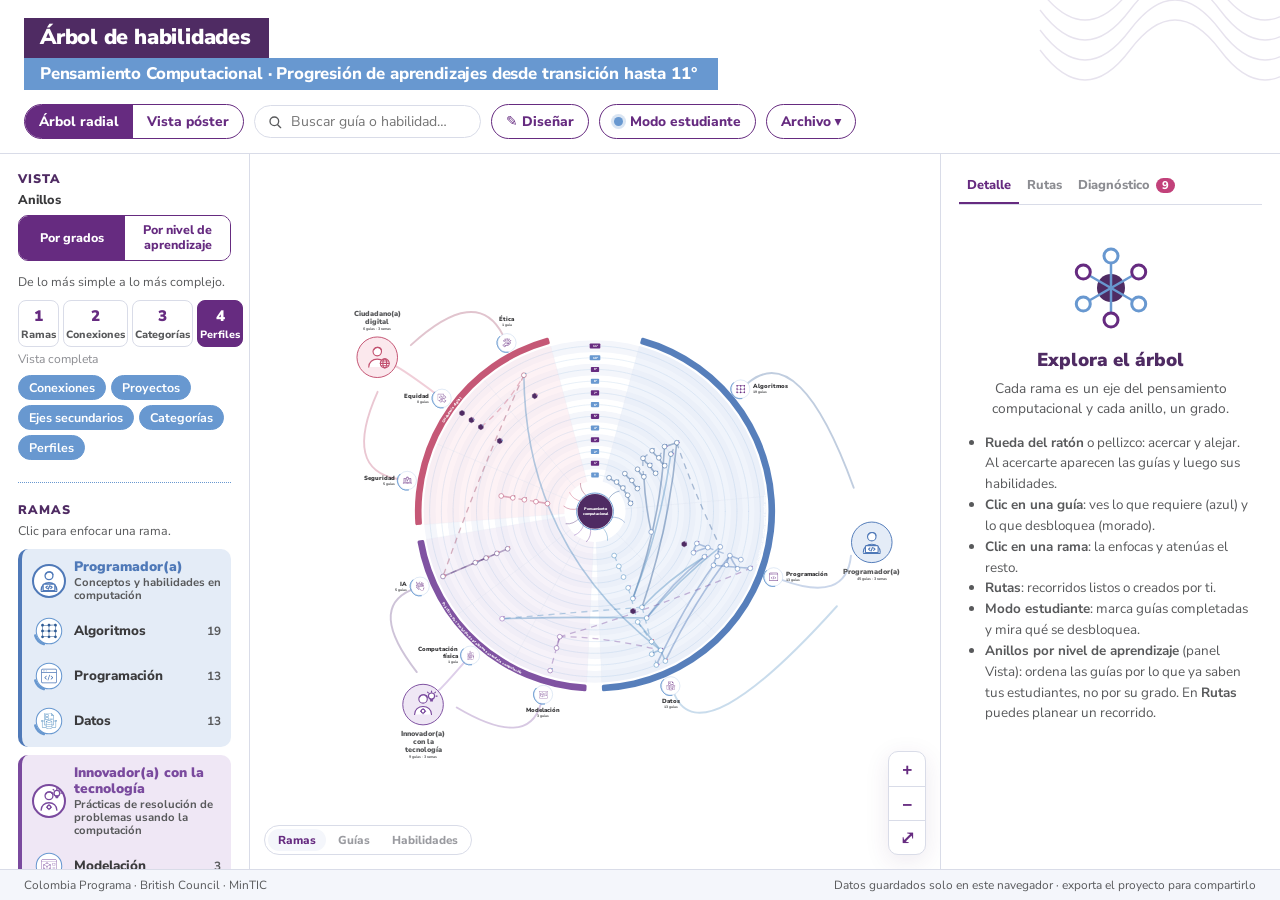
<file: arbol-habilidades/index.html>
<!DOCTYPE html>
<html lang="es">
<head>
  <meta charset="UTF-8">
  <meta name="viewport" content="width=device-width, initial-scale=1.0">
  <title>Árbol de Habilidades</title>
  <meta name="description" content="Visualiza progresiones de aprendizaje como un árbol de habilidades navegable.">
  <link rel="icon" href="data:image/svg+xml,<svg xmlns=%22http://www.w3.org/2000/svg%22 viewBox=%220 0 100 100%22><circle cx=%2250%22 cy=%2250%22 r=%2244%22 fill=%22%234F2B63%22/><circle cx=%2250%22 cy=%2250%22 r=%2216%22 fill=%22%236898D0%22/></svg>">
  <link rel="preconnect" href="https://fonts.googleapis.com">
  <link rel="preconnect" href="https://fonts.gstatic.com" crossorigin>
  <link href="https://fonts.googleapis.com/css2?family=Nunito+Sans:opsz,wght@6..12,400;6..12,600;6..12,800;6..12,900&display=swap" rel="stylesheet">
  <link rel="stylesheet" href="css/estilos.css">
  <script src="lib/d3.min.js"></script>
</head>
<body>
  <!-- Íconos de las ramas y avatares de perfil -->
  <svg width="0" height="0" style="position:absolute" aria-hidden="true">
    <defs>
      <!-- Íconos de las ramas: vectores originales del póster de Pensamiento Computacional -->
      <symbol id="ico-algoritmos" viewBox="381.87 641.48 26.07 26.07"><path fill="currentColor" stroke="none" fill-rule="nonzero" d="M 402.60 654.01 L 397.06 654.01 C 396.89 653.16 396.20 652.48 395.33 652.31 L 395.33 647.73 C 396.23 647.55 396.94 646.84 397.08 645.93 L 402.58 645.88 C 402.70 646.81 403.41 647.55 404.33 647.73 L 404.33 652.31 C 403.46 652.48 402.77 653.16 402.60 654.01 M 385.46 647.73 C 386.34 647.56 387.03 646.88 387.20 646.02 L 392.73 645.97 C 392.88 646.85 393.57 647.56 394.47 647.73 L 394.47 652.31 C 393.60 652.48 392.91 653.16 392.73 654.01 L 387.20 654.01 C 387.03 653.16 386.34 652.48 385.46 652.31Z M 392.73 663.01 L 387.20 663.01 C 387.03 662.15 386.34 661.47 385.46 661.30 L 385.46 656.55 C 386.34 656.39 387.03 655.71 387.20 654.85 L 392.73 654.85 C 392.91 655.71 393.60 656.39 394.47 656.55 L 394.47 661.30 C 393.60 661.47 392.91 662.15 392.73 663.01 M 404.33 661.30 C 403.46 661.47 402.77 662.15 402.60 663.01 L 397.06 663.01 C 396.89 662.15 396.20 661.47 395.33 661.30 L 395.33 656.55 C 396.20 656.39 396.89 655.71 397.06 654.85 L 402.60 654.85 C 402.77 655.71 403.46 656.39 404.33 656.55Z M 406.97 654.43 C 406.97 653.38 406.20 652.51 405.19 652.31 L 405.19 647.73 C 406.20 647.53 406.97 646.66 406.97 645.61 C 406.97 644.41 405.98 643.45 404.76 643.45 C 403.75 643.45 402.89 644.12 402.63 645.04 L 397.04 645.09 C 396.80 644.15 395.93 643.45 394.90 643.45 C 393.85 643.45 392.97 644.16 392.75 645.13 L 387.20 645.17 C 386.99 644.19 386.10 643.45 385.04 643.45 C 383.82 643.45 382.83 644.41 382.83 645.61 C 382.83 646.66 383.59 647.53 384.61 647.73 L 384.61 652.31 C 383.59 652.51 382.83 653.38 382.83 654.43 C 382.83 655.48 383.59 656.36 384.61 656.55 L 384.61 661.30 C 383.59 661.50 382.83 662.37 382.83 663.42 C 382.83 664.62 383.82 665.59 385.04 665.59 C 386.11 665.59 387.00 664.84 387.20 663.84 L 392.73 663.84 C 392.94 664.84 393.83 665.59 394.90 665.59 C 395.97 665.59 396.86 664.84 397.06 663.84 L 402.60 663.84 C 402.80 664.84 403.69 665.59 404.76 665.59 C 405.98 665.59 406.97 664.62 406.97 663.42 C 406.97 662.37 406.20 661.50 405.19 661.30 L 405.19 656.55 C 406.20 656.36 406.97 655.48 406.97 654.43"/></symbol>
      <symbol id="ico-programacion" viewBox="381.48 851.84 27.62 27.62"><path fill="currentColor" stroke="none" fill-rule="nonzero" d="M 390.80 871.32 C 391.03 871.53 391.41 871.53 391.63 871.30 C 391.86 871.07 391.85 870.69 391.62 870.47 L 389.36 868.28 L 391.62 866.09 C 391.73 865.98 391.80 865.84 391.80 865.68 C 391.80 865.52 391.74 865.37 391.63 865.26 C 391.52 865.15 391.38 865.09 391.22 865.09 C 391.06 865.08 390.91 865.14 390.80 865.25 L 388.11 867.86 C 387.99 867.97 387.93 868.13 387.93 868.28 C 387.93 868.44 387.99 868.60 388.11 868.71 L 390.80 871.32Z M 390.80 871.32"/><path fill="currentColor" stroke="none" fill-rule="nonzero" d="M 388.51 856.76 C 388.48 856.76 388.44 856.77 388.40 856.78 C 388.36 856.79 388.32 856.80 388.28 856.81 C 388.26 856.82 388.22 856.84 388.18 856.87 C 388.16 856.89 388.13 856.91 388.10 856.94 C 388.07 856.97 388.05 857.00 388.04 857.02 C 388.00 857.07 387.99 857.09 387.98 857.12 C 387.95 857.17 387.95 857.21 387.94 857.24 C 387.93 857.28 387.93 857.32 387.93 857.35 C 387.93 857.51 387.98 857.66 388.10 857.77 C 388.15 857.82 388.21 857.87 388.29 857.90 C 388.50 857.98 388.76 857.93 388.93 857.77 C 389.04 857.66 389.10 857.52 389.10 857.36 C 389.10 857.20 389.04 857.05 388.93 856.94 C 388.82 856.83 388.66 856.77 388.51 856.77Z M 388.51 856.76"/><path fill="currentColor" stroke="none" fill-rule="nonzero" d="M 393.41 872.89 C 393.47 872.91 393.53 872.92 393.60 872.92 C 393.85 872.92 394.07 872.75 394.15 872.51 L 396.82 864.41 C 396.92 864.10 396.75 863.77 396.44 863.67 C 396.38 863.65 396.32 863.64 396.25 863.64 C 396.16 863.64 396.07 863.66 395.99 863.70 C 395.85 863.77 395.75 863.89 395.70 864.05 L 393.04 872.15 C 392.99 872.30 393.00 872.46 393.07 872.60 C 393.14 872.74 393.26 872.84 393.41 872.89Z M 393.41 872.89"/><path fill="currentColor" stroke="none" fill-rule="nonzero" d="M 400.46 868.28 L 398.20 870.47 C 398.09 870.58 398.02 870.73 398.02 870.88 C 398.02 871.04 398.08 871.19 398.19 871.30 C 398.41 871.53 398.79 871.53 399.02 871.31 L 401.71 868.70 C 401.83 868.59 401.89 868.43 401.89 868.28 C 401.89 868.12 401.83 867.96 401.71 867.86 L 399.02 865.25 C 398.90 865.14 398.76 865.08 398.60 865.08 C 398.44 865.08 398.29 865.14 398.18 865.26 C 397.96 865.49 397.96 865.86 398.20 866.09 L 400.46 868.28Z M 400.46 868.28"/><path fill="currentColor" stroke="none" fill-rule="nonzero" d="M 386.47 856.86 C 386.44 856.84 386.40 856.82 386.36 856.81 C 386.34 856.80 386.30 856.79 386.26 856.78 C 386.22 856.77 386.19 856.76 386.15 856.76 C 386.00 856.76 385.84 856.83 385.73 856.94 C 385.62 857.05 385.56 857.19 385.56 857.35 C 385.56 857.51 385.62 857.65 385.73 857.77 C 385.89 857.93 386.14 857.98 386.38 857.90 C 386.45 857.87 386.51 857.82 386.56 857.77 C 386.68 857.66 386.73 857.51 386.73 857.35 C 386.73 857.19 386.68 857.05 386.56 856.94 C 386.54 856.91 386.51 856.89 386.47 856.87Z M 386.47 856.86"/><path fill="currentColor" stroke="none" fill-rule="nonzero" d="M 406.90 874.95 C 406.90 875.73 406.27 876.36 405.49 876.36 L 385.08 876.36 C 384.30 876.36 383.67 875.73 383.67 874.95 L 383.67 860.59 L 406.90 860.59Z M 383.67 856.35 C 383.67 855.57 384.30 854.94 385.08 854.94 L 405.49 854.94 C 406.27 854.94 406.90 855.57 406.90 856.35 L 406.90 859.41 L 383.67 859.41Z M 405.49 853.77 L 385.08 853.77 C 383.66 853.77 382.50 854.93 382.50 856.35 L 382.50 874.95 C 382.50 876.37 383.66 877.53 385.08 877.53 L 405.49 877.53 C 406.91 877.53 408.07 876.37 408.07 874.95 L 408.07 856.35 C 408.07 854.93 406.91 853.77 405.49 853.77"/><path fill="currentColor" stroke="none" fill-rule="nonzero" d="M 390.46 856.94 C 390.36 857.05 390.29 857.20 390.29 857.35 C 390.29 857.51 390.35 857.66 390.46 857.77 C 390.52 857.83 390.59 857.87 390.66 857.90 C 390.79 857.95 390.95 857.96 391.11 857.90 C 391.18 857.87 391.25 857.83 391.29 857.77 C 391.41 857.66 391.47 857.51 391.47 857.36 C 391.47 857.21 391.41 857.06 391.29 856.95 C 391.08 856.73 390.68 856.73 390.46 856.95Z M 390.46 856.94"/></symbol>
      <symbol id="ico-datos" viewBox="378.40 1049.23 30.77 30.77"><path fill="currentColor" stroke="none" fill-rule="nonzero" d="M 392.39 1052.30 L 387.64 1052.30 C 387.41 1052.30 387.22 1052.49 387.22 1052.72 L 387.22 1056.53 C 387.22 1056.76 387.41 1056.94 387.64 1056.94 L 392.39 1056.94 C 392.63 1056.94 392.81 1056.76 392.81 1056.53 L 392.81 1052.72 C 392.81 1052.49 392.63 1052.30 392.39 1052.30 M 391.98 1056.11 L 388.05 1056.11 L 388.05 1053.14 L 391.98 1053.14Z M 391.98 1056.11"/><path fill="currentColor" stroke="none" fill-rule="nonzero" d="M 392.39 1058.01 L 387.64 1058.01 C 387.41 1058.01 387.22 1058.20 387.22 1058.43 L 387.22 1062.24 C 387.22 1062.46 387.41 1062.65 387.64 1062.65 L 392.39 1062.65 C 392.63 1062.65 392.81 1062.46 392.81 1062.24 L 392.81 1058.43 C 392.81 1058.20 392.63 1058.01 392.39 1058.01 M 391.98 1061.82 L 388.05 1061.82 L 388.05 1058.85 L 391.98 1058.85Z M 391.98 1061.82"/><path fill="currentColor" stroke="none" fill-rule="nonzero" d="M 393.88 1061.70 L 394.71 1061.70 L 394.71 1060.87 L 393.88 1060.87Z M 393.88 1061.70"/><path fill="currentColor" stroke="none" fill-rule="nonzero" d="M 395.79 1061.70 L 400.42 1061.70 L 400.42 1060.87 L 395.79 1060.87Z M 395.79 1061.70"/><path fill="currentColor" stroke="none" fill-rule="nonzero" d="M 393.88 1059.80 L 394.71 1059.80 L 394.71 1058.96 L 393.88 1058.96Z M 393.88 1059.80"/><path fill="currentColor" stroke="none" fill-rule="nonzero" d="M 395.79 1059.80 L 400.42 1059.80 L 400.42 1058.96 L 395.79 1058.96Z M 395.79 1059.80"/><path fill="currentColor" stroke="none" fill-rule="nonzero" d="M 406.20 1062.77 L 406.20 1062.77 C 405.36 1062.77 404.63 1063.34 404.41 1064.16 L 404.40 1064.20 L 402.33 1064.20 L 402.32 1054.62 C 402.32 1054.51 402.28 1054.41 402.20 1054.33 L 398.40 1050.52 C 398.32 1050.44 398.21 1050.41 398.11 1050.41 L 398.04 1050.41 L 398.04 1050.40 L 385.73 1050.40 C 385.50 1050.40 385.32 1050.59 385.32 1050.82 L 385.32 1064.20 L 383.24 1064.20 L 383.23 1064.16 C 383.02 1063.32 382.27 1062.77 381.45 1062.77 C 381.29 1062.77 381.14 1062.79 380.99 1062.83 C 380.51 1062.95 380.11 1063.25 379.86 1063.67 C 379.61 1064.10 379.54 1064.59 379.66 1065.07 C 379.83 1065.72 380.34 1066.23 380.99 1066.39 L 381.04 1066.41 L 381.04 1076.03 C 381.04 1076.26 381.22 1076.45 381.45 1076.45 L 388.17 1076.45 L 388.17 1076.99 C 388.17 1078.44 391.72 1078.83 393.82 1078.83 C 395.92 1078.83 399.47 1078.44 399.47 1076.99 L 399.47 1076.45 L 406.19 1076.45 C 406.42 1076.45 406.61 1076.26 406.61 1076.03 L 406.61 1066.41 L 406.65 1066.39 C 407.46 1066.18 408.03 1065.45 408.04 1064.62 C 408.04 1064.12 407.84 1063.66 407.50 1063.31 C 407.15 1062.96 406.69 1062.77 406.20 1062.77 M 398.52 1051.82 L 400.91 1054.21 L 398.52 1054.21Z M 380.44 1064.62 C 380.44 1064.06 380.89 1063.60 381.45 1063.60 C 382.01 1063.60 382.46 1064.06 382.46 1064.62 C 382.46 1065.17 382.01 1065.62 381.45 1065.62 C 380.89 1065.62 380.44 1065.17 380.44 1064.62 M 388.17 1075.62 L 381.87 1075.62 L 381.87 1066.41 L 381.91 1066.39 C 382.55 1066.23 383.06 1065.72 383.23 1065.08 L 383.24 1065.03 L 385.32 1065.03 L 385.32 1071.75 C 385.32 1071.98 385.50 1072.17 385.73 1072.17 L 388.17 1072.17Z M 398.64 1076.99 C 398.50 1077.35 396.77 1078.00 393.82 1078.00 C 390.93 1078.00 389.15 1077.35 389.01 1077.01 L 389.00 1076.99 L 389.00 1074.22 L 389.09 1074.26 C 390.26 1074.82 392.30 1075.02 393.82 1075.02 C 395.34 1075.02 397.39 1074.82 398.55 1074.26 L 398.64 1074.21Z M 389.09 1066.64 C 390.26 1067.21 392.30 1067.41 393.82 1067.41 C 395.34 1067.41 397.39 1067.21 398.55 1066.64 L 398.64 1066.60 L 398.63 1069.38 C 398.48 1069.74 396.75 1070.39 393.82 1070.39 C 390.93 1070.39 389.15 1069.74 389.01 1069.39 L 389.00 1069.37 L 389.00 1066.60Z M 389.00 1065.58 L 389.01 1065.56 C 389.16 1065.20 390.90 1064.55 393.82 1064.55 C 396.56 1064.55 398.40 1065.14 398.63 1065.54 L 398.64 1065.57 L 398.63 1065.60 C 398.40 1066.00 396.56 1066.58 393.82 1066.58 C 390.96 1066.58 389.17 1065.95 389.01 1065.62Z M 389.09 1070.45 C 390.26 1071.01 392.30 1071.22 393.82 1071.22 C 395.34 1071.22 397.39 1071.01 398.55 1070.45 L 398.64 1070.41 L 398.63 1073.18 C 398.49 1073.55 396.76 1074.19 393.82 1074.19 C 390.93 1074.19 389.15 1073.55 389.01 1073.20 L 389.00 1073.18 L 389.00 1070.41Z M 393.82 1063.72 C 391.72 1063.72 388.17 1064.11 388.17 1065.57 L 388.17 1071.34 L 386.15 1071.34 L 386.15 1051.23 L 397.69 1051.23 L 397.69 1054.62 C 397.69 1054.85 397.88 1055.04 398.10 1055.04 L 401.49 1055.04 L 401.49 1071.34 L 399.47 1071.34 L 399.47 1065.57 C 399.47 1064.11 395.92 1063.72 393.82 1063.72 M 405.77 1075.62 L 399.47 1075.62 L 399.47 1072.17 L 401.91 1072.17 C 402.14 1072.17 402.33 1071.98 402.33 1071.75 L 402.33 1065.03 L 404.40 1065.03 L 404.41 1065.08 C 404.58 1065.72 405.09 1066.23 405.73 1066.39 L 405.77 1066.41Z M 406.19 1065.62 C 405.63 1065.62 405.18 1065.17 405.18 1064.62 C 405.18 1064.06 405.63 1063.60 406.19 1063.60 C 406.75 1063.60 407.20 1064.06 407.20 1064.62 C 407.20 1065.17 406.75 1065.62 406.19 1065.62"/></symbol>
      <symbol id="ico-fisica" viewBox="376.83 1204.64 36.91 36.91"><path fill="currentColor" stroke="none" fill-rule="nonzero" d="M 389.69 1220.73 C 389.69 1220.57 389.82 1220.44 389.99 1220.44 L 398.06 1220.44 C 398.23 1220.44 398.36 1220.57 398.36 1220.73 L 398.36 1228.71 C 398.36 1228.87 398.23 1229.00 398.06 1229.00 L 389.99 1229.00 C 389.82 1229.00 389.69 1228.87 389.69 1228.71Z M 389.99 1229.71 L 398.06 1229.71 C 398.62 1229.71 399.07 1229.26 399.07 1228.71 L 399.07 1220.73 C 399.07 1220.19 398.62 1219.74 398.06 1219.74 L 389.99 1219.74 C 389.43 1219.74 388.98 1220.19 388.98 1220.73 L 388.98 1228.71 C 388.98 1229.26 389.43 1229.71 389.99 1229.71"/><path fill="currentColor" stroke="none" fill-rule="nonzero" d="M 385.96 1226.06 L 386.74 1226.06 L 386.74 1226.51 L 385.96 1226.51Z M 385.96 1222.93 L 386.74 1222.93 L 386.74 1223.38 L 385.96 1223.38Z M 385.96 1219.80 L 386.74 1219.80 L 386.74 1220.25 L 385.96 1220.25Z M 387.45 1219.13 C 387.45 1218.63 387.86 1218.23 388.37 1218.23 L 399.68 1218.23 C 400.19 1218.23 400.60 1218.63 400.60 1219.13 L 400.60 1230.31 C 400.60 1230.81 400.19 1231.21 399.68 1231.21 L 388.37 1231.21 C 387.86 1231.21 387.45 1230.81 387.45 1230.31Z M 389.04 1216.76 L 389.50 1216.76 L 389.50 1217.53 L 389.04 1217.53Z M 392.21 1216.76 L 392.67 1216.76 L 392.67 1217.53 L 392.21 1217.53Z M 395.38 1216.76 L 395.84 1216.76 L 395.84 1217.53 L 395.38 1217.53Z M 398.55 1216.76 L 399.01 1216.76 L 399.01 1217.53 L 398.55 1217.53Z M 399.01 1232.68 L 398.55 1232.68 L 398.55 1231.92 L 399.01 1231.92Z M 395.84 1232.68 L 395.38 1232.68 L 395.38 1231.92 L 395.84 1231.92Z M 392.67 1232.68 L 392.21 1232.68 L 392.21 1231.92 L 392.67 1231.92Z M 389.50 1232.68 L 389.04 1232.68 L 389.04 1231.92 L 389.50 1231.92Z M 401.31 1229.19 L 402.09 1229.19 L 402.09 1229.64 L 401.31 1229.64Z M 401.31 1226.06 L 402.09 1226.06 L 402.09 1226.51 L 401.31 1226.51Z M 401.31 1222.93 L 402.09 1222.93 L 402.09 1223.38 L 401.31 1223.38Z M 401.31 1219.80 L 402.09 1219.80 L 402.09 1220.25 L 401.31 1220.25Z M 386.74 1229.64 L 385.96 1229.64 L 385.96 1229.19 L 386.74 1229.19Z M 385.77 1226.13 C 385.77 1226.30 385.63 1226.44 385.46 1226.44 L 385.25 1226.44 C 385.25 1226.57 385.25 1226.71 385.25 1226.86 C 385.25 1227.06 385.41 1227.21 385.61 1227.21 L 386.74 1227.21 L 386.74 1228.49 C 384.97 1228.50 385.28 1228.29 385.25 1230.00 C 385.25 1230.19 385.41 1230.35 385.61 1230.35 L 386.74 1230.35 C 386.76 1231.20 387.46 1231.89 388.33 1231.91 C 388.33 1233.66 388.12 1233.36 389.85 1233.39 C 390.05 1233.39 390.21 1233.23 390.21 1233.03 L 390.21 1231.92 L 391.50 1231.92 C 391.50 1233.66 391.30 1233.36 393.02 1233.39 C 393.22 1233.39 393.38 1233.23 393.38 1233.03 L 393.38 1231.92 L 394.67 1231.92 C 394.68 1233.66 394.47 1233.36 396.20 1233.39 C 396.39 1233.39 396.55 1233.23 396.55 1233.03 L 396.55 1231.92 L 397.84 1231.92 C 397.85 1233.66 397.64 1233.36 399.37 1233.39 C 399.56 1233.39 399.72 1233.23 399.72 1233.03 L 399.72 1231.91 C 400.59 1231.89 401.29 1231.20 401.31 1230.35 C 403.08 1230.34 402.78 1230.55 402.80 1228.84 C 402.80 1228.65 402.64 1228.49 402.45 1228.49 L 401.31 1228.49 L 401.31 1227.21 C 403.08 1227.21 402.77 1227.41 402.80 1225.71 C 402.80 1225.51 402.64 1225.36 402.45 1225.36 L 401.31 1225.36 L 401.31 1224.08 C 403.08 1224.08 402.77 1224.28 402.80 1222.58 C 402.80 1222.39 402.64 1222.23 402.45 1222.23 L 401.31 1222.23 L 401.31 1220.95 L 402.45 1220.95 C 402.64 1220.95 402.80 1220.79 402.80 1220.60 L 402.80 1219.45 C 402.80 1219.25 402.64 1219.10 402.45 1219.10 L 401.31 1219.10 C 401.29 1218.24 400.59 1217.55 399.72 1217.53 C 399.72 1215.78 399.93 1216.08 398.20 1216.06 C 398.00 1216.06 397.84 1216.21 397.84 1216.41 L 397.84 1217.53 L 396.55 1217.53 C 396.55 1215.78 396.75 1216.08 395.03 1216.06 C 394.83 1216.06 394.67 1216.21 394.67 1216.41 L 394.67 1217.53 L 393.38 1217.53 C 393.38 1215.78 393.58 1216.08 391.86 1216.06 C 391.66 1216.06 391.50 1216.21 391.50 1216.41 L 391.50 1217.53 L 390.21 1217.53 C 390.20 1215.78 390.41 1216.08 388.68 1216.06 C 388.49 1216.06 388.33 1216.21 388.33 1216.41 L 388.33 1217.53 C 387.46 1217.55 386.76 1218.24 386.74 1219.10 C 384.97 1219.10 385.27 1218.89 385.25 1220.60 C 385.25 1220.79 385.41 1220.95 385.61 1220.95 L 386.74 1220.95 L 386.74 1222.23 C 385.38 1222.23 385.25 1222.12 385.25 1222.84 L 385.61 1222.84 C 385.78 1222.84 385.92 1222.98 385.92 1223.15 C 385.92 1223.32 385.78 1223.45 385.61 1223.45 L 385.25 1223.45 C 385.25 1223.54 385.25 1223.63 385.25 1223.73 C 385.25 1223.92 385.41 1224.08 385.61 1224.08 L 386.74 1224.08 L 386.74 1225.36 C 385.47 1225.36 385.27 1225.26 385.25 1225.83 L 385.46 1225.83 C 385.63 1225.83 385.77 1225.96 385.77 1226.13"/><path fill="currentColor" stroke="none" fill-rule="nonzero" d="M 392.33 1222.66 C 392.32 1223.31 391.32 1223.31 391.31 1222.66 C 391.32 1222.00 392.32 1222.00 392.33 1222.66 M 396.90 1224.22 C 397.57 1224.23 397.56 1225.21 396.90 1225.22 C 396.23 1225.21 396.23 1224.23 396.90 1224.22 M 391.46 1223.80 L 391.46 1227.62 C 391.46 1227.81 391.62 1227.97 391.82 1227.97 L 394.03 1227.97 C 394.22 1227.97 394.38 1227.81 394.38 1227.62 L 394.38 1225.07 L 395.74 1225.07 C 396.15 1226.37 398.10 1226.10 398.12 1224.72 C 398.12 1224.06 397.57 1223.52 396.90 1223.52 C 396.35 1223.52 395.89 1223.88 395.74 1224.37 L 394.03 1224.37 C 393.83 1224.37 393.67 1224.53 393.67 1224.72 L 393.67 1227.26 L 392.17 1227.26 L 392.17 1223.80 C 393.50 1223.39 393.21 1221.47 391.82 1221.45 C 390.43 1221.47 390.14 1223.39 391.46 1223.80"/><path fill="currentColor" stroke="none" fill-rule="nonzero" d="M 385.92 1223.15 C 385.92 1222.98 385.78 1222.84 385.61 1222.84 L 382.66 1222.84 L 382.66 1213.90 L 393.05 1213.90 C 393.23 1213.90 393.37 1213.76 393.37 1213.59 L 393.37 1212.14 C 393.37 1211.97 393.23 1211.83 393.05 1211.83 C 392.89 1211.83 392.75 1211.97 392.75 1212.14 L 392.75 1213.29 L 382.35 1213.29 C 382.18 1213.29 382.04 1213.42 382.04 1213.59 L 382.04 1223.15 C 382.04 1223.32 382.18 1223.45 382.35 1223.45 L 385.61 1223.45 C 385.78 1223.45 385.92 1223.32 385.92 1223.15"/><path fill="currentColor" stroke="none" fill-rule="nonzero" d="M 395.47 1212.14 C 395.47 1211.97 395.33 1211.84 395.16 1211.84 C 394.99 1211.84 394.86 1211.97 394.86 1212.14 L 394.86 1213.45 C 394.86 1213.62 394.99 1213.76 395.16 1213.76 L 405.56 1213.76 L 405.56 1219.96 C 405.56 1220.12 405.70 1220.26 405.87 1220.26 C 406.04 1220.26 406.18 1220.12 406.18 1219.96 L 406.18 1213.45 C 406.18 1213.28 406.04 1213.15 405.87 1213.15 L 395.47 1213.15Z M 395.47 1212.14"/><path fill="currentColor" stroke="none" fill-rule="nonzero" d="M 397.46 1239.41 L 387.65 1239.41 L 387.65 1236.23 L 397.46 1236.23Z M 386.88 1238.59 L 386.24 1238.59 L 386.24 1237.05 L 386.88 1237.05Z M 408.28 1229.36 L 405.75 1228.20 L 408.16 1227.94 C 408.33 1227.92 408.47 1227.79 408.50 1227.62 C 408.53 1227.45 408.44 1227.29 408.28 1227.22 L 405.84 1226.08 L 408.27 1225.07 C 408.42 1225.01 408.52 1224.85 408.50 1224.69 C 408.48 1224.52 408.37 1224.39 408.20 1224.35 L 406.26 1223.92 L 406.26 1221.45 C 406.26 1221.24 406.09 1221.07 405.87 1221.07 C 405.66 1221.07 405.49 1221.24 405.49 1221.45 L 405.49 1224.22 C 405.49 1224.40 405.61 1224.55 405.79 1224.59 L 406.86 1224.83 L 404.75 1225.71 C 404.61 1225.77 404.52 1225.91 404.51 1226.05 C 404.51 1226.21 404.59 1226.34 404.73 1226.41 L 406.71 1227.33 L 404.29 1227.59 C 404.12 1227.61 403.98 1227.74 403.95 1227.91 C 403.93 1228.08 404.02 1228.24 404.17 1228.32 L 407.15 1229.68 L 404.19 1230.86 C 404.02 1230.92 403.93 1231.10 403.95 1231.27 C 403.98 1231.44 404.12 1231.58 404.29 1231.59 L 406.39 1231.80 L 405.64 1232.38 C 405.54 1232.45 405.49 1232.57 405.49 1232.68 L 405.49 1237.44 L 398.23 1237.44 L 398.23 1235.85 C 398.23 1235.64 398.06 1235.46 397.85 1235.46 L 387.27 1235.46 C 387.05 1235.46 386.88 1235.64 386.88 1235.85 L 386.88 1236.29 L 385.85 1236.29 C 385.64 1236.29 385.47 1236.46 385.47 1236.67 L 385.47 1237.51 L 382.66 1237.51 L 382.66 1226.44 L 385.46 1226.44 C 385.63 1226.44 385.77 1226.30 385.77 1226.14 C 385.77 1225.96 385.63 1225.83 385.46 1225.83 L 382.35 1225.83 C 382.18 1225.83 382.04 1225.96 382.04 1226.14 L 382.04 1237.82 C 382.04 1237.99 382.18 1238.12 382.35 1238.12 L 385.47 1238.12 L 385.47 1238.96 C 385.47 1239.17 385.64 1239.35 385.85 1239.35 L 386.88 1239.35 L 386.88 1239.79 C 386.88 1240.00 387.05 1240.17 387.27 1240.17 L 397.85 1240.17 C 398.06 1240.17 398.23 1240.00 398.23 1239.79 L 398.23 1238.20 L 405.87 1238.20 C 406.09 1238.20 406.26 1238.03 406.26 1237.82 L 406.26 1232.87 L 407.63 1231.82 C 407.75 1231.73 407.80 1231.56 407.76 1231.41 C 407.72 1231.26 407.59 1231.16 407.43 1231.14 L 405.93 1230.99 L 408.26 1230.06 C 408.40 1230.00 408.50 1229.87 408.50 1229.71 C 408.51 1229.56 408.42 1229.42 408.28 1229.36"/><path fill="currentColor" stroke="none" fill-rule="nonzero" d="M 392.56 1208.00 C 392.56 1207.98 392.56 1207.97 392.57 1207.95 C 392.62 1207.20 393.26 1206.61 394.03 1206.61 C 394.79 1206.61 395.43 1207.20 395.48 1207.95 C 395.49 1207.97 395.49 1207.98 395.49 1208.00 L 395.49 1209.87 L 392.56 1209.87Z M 392.25 1210.48 L 395.80 1210.48 C 395.97 1210.48 396.11 1210.34 396.11 1210.17 L 396.11 1207.93 C 396.11 1207.90 396.11 1207.87 396.09 1207.84 C 395.98 1206.80 395.09 1206.00 394.03 1206.00 C 392.96 1206.00 392.07 1206.80 391.96 1207.84 C 391.95 1207.87 391.94 1207.90 391.94 1207.93 L 391.94 1210.17 C 391.94 1210.34 392.08 1210.48 392.25 1210.48"/><path fill="currentColor" stroke="none" fill-rule="nonzero" d="M 396.03 1211.09 C 396.03 1210.92 395.89 1210.78 395.72 1210.78 L 392.28 1210.78 C 392.11 1210.78 391.97 1210.92 391.97 1211.09 C 391.97 1211.25 392.11 1211.39 392.28 1211.39 L 395.72 1211.39 C 395.89 1211.39 396.03 1211.25 396.03 1211.09"/></symbol>
      <symbol id="ico-modelacion" viewBox="376.49 1340.06 33.93 33.93"><path fill="currentColor" stroke="none" fill-rule="nonzero" d="M 408.29 1345.11 C 407.72 1344.54 406.96 1344.23 406.16 1344.23 L 380.75 1344.23 C 379.95 1344.23 379.20 1344.54 378.63 1345.11 L 378.61 1345.14 C 378.05 1345.70 377.75 1346.45 377.75 1347.23 L 377.75 1367.01 C 377.75 1367.76 378.04 1368.47 378.58 1369.01 C 379.11 1369.54 379.82 1369.84 380.58 1369.84 L 406.34 1369.84 C 407.09 1369.84 407.80 1369.54 408.34 1369.01 C 408.88 1368.47 409.17 1367.76 409.17 1367.01 L 409.17 1347.23 C 409.17 1346.43 408.86 1345.68 408.29 1345.11 M 379.19 1345.71 L 379.22 1345.69 C 379.63 1345.28 380.17 1345.05 380.75 1345.05 L 406.16 1345.05 C 406.74 1345.05 407.29 1345.28 407.71 1345.69 C 408.06 1346.04 408.27 1346.50 408.32 1346.98 L 378.60 1346.98 C 378.65 1346.51 378.85 1346.07 379.19 1345.71 M 408.34 1365.55 L 408.34 1367.01 C 408.34 1367.54 408.14 1368.04 407.76 1368.42 C 407.38 1368.80 406.88 1369.01 406.34 1369.01 L 380.58 1369.01 C 380.04 1369.01 379.54 1368.80 379.16 1368.42 C 378.78 1368.04 378.57 1367.54 378.57 1367.01 L 378.57 1347.77 L 408.34 1347.77Z M 408.34 1365.55"/><path fill="currentColor" stroke="none" fill-rule="nonzero" d="M 396.19 1356.14 C 396.46 1356.06 396.71 1355.92 396.91 1355.72 C 397.21 1355.41 397.38 1355.00 397.38 1354.57 C 397.38 1354.15 397.22 1353.75 396.93 1353.44 L 396.90 1353.41 C 396.60 1353.11 396.19 1352.94 395.75 1352.94 C 395.32 1352.94 394.92 1353.11 394.61 1353.41 L 394.56 1353.46 L 391.00 1351.44 L 391.02 1351.37 C 391.05 1351.24 391.07 1351.11 391.07 1350.98 C 391.07 1350.55 390.91 1350.16 390.62 1349.85 L 390.59 1349.82 C 390.28 1349.52 389.88 1349.35 389.44 1349.35 C 389.00 1349.35 388.59 1349.52 388.29 1349.82 C 387.98 1350.13 387.81 1350.54 387.81 1350.98 C 387.81 1351.11 387.83 1351.24 387.86 1351.37 L 387.88 1351.44 L 387.82 1351.47 L 384.32 1353.46 L 384.27 1353.41 C 383.96 1353.11 383.55 1352.94 383.13 1352.94 C 382.69 1352.94 382.28 1353.11 381.98 1353.42 C 381.67 1353.73 381.50 1354.14 381.50 1354.57 C 381.50 1354.99 381.66 1355.39 381.95 1355.69 L 381.98 1355.72 C 382.17 1355.92 382.42 1356.06 382.69 1356.14 L 382.75 1356.16 L 382.75 1359.98 L 382.69 1360.00 C 382.43 1360.07 382.20 1360.20 382.00 1360.39 L 381.97 1360.41 C 381.67 1360.72 381.50 1361.13 381.50 1361.56 C 381.50 1361.98 381.66 1362.38 381.95 1362.69 L 381.98 1362.72 C 382.28 1363.02 382.69 1363.19 383.13 1363.19 C 383.56 1363.19 383.96 1363.02 384.27 1362.71 C 384.31 1362.67 384.35 1362.64 384.38 1362.60 L 384.43 1362.54 L 384.49 1362.58 L 387.86 1364.50 L 387.85 1364.56 C 387.82 1364.67 387.81 1364.78 387.81 1364.90 C 387.81 1365.34 387.98 1365.75 388.29 1366.05 C 388.59 1366.36 389.00 1366.53 389.44 1366.53 C 389.88 1366.53 390.28 1366.36 390.59 1366.05 C 390.90 1365.75 391.07 1365.34 391.07 1364.90 C 391.07 1364.79 391.05 1364.67 391.03 1364.56 L 391.02 1364.50 L 391.07 1364.46 L 394.45 1362.54 L 394.50 1362.60 C 394.53 1362.64 394.57 1362.67 394.60 1362.71 C 394.91 1363.02 395.32 1363.19 395.75 1363.19 C 396.19 1363.19 396.60 1363.02 396.91 1362.71 C 397.21 1362.41 397.38 1362.00 397.38 1361.56 C 397.38 1361.13 397.21 1360.72 396.91 1360.41 C 396.71 1360.21 396.46 1360.07 396.19 1360.00 L 396.13 1359.98 L 396.13 1356.16Z M 388.82 1350.35 C 388.98 1350.19 389.20 1350.09 389.44 1350.09 C 389.68 1350.09 389.89 1350.19 390.06 1350.35 L 390.08 1350.37 C 390.24 1350.53 390.32 1350.75 390.32 1350.98 C 390.32 1351.21 390.23 1351.43 390.06 1351.60 L 390.05 1351.62 C 389.88 1351.77 389.66 1351.85 389.44 1351.85 C 389.20 1351.85 388.98 1351.76 388.82 1351.60 C 388.65 1351.43 388.56 1351.21 388.56 1350.98 C 388.56 1350.74 388.65 1350.51 388.82 1350.35 M 384.70 1354.17 L 384.69 1354.11 L 384.75 1354.07 L 388.25 1352.08 L 388.29 1352.13 C 388.60 1352.43 389.01 1352.60 389.44 1352.60 C 389.86 1352.60 390.26 1352.44 390.56 1352.15 L 390.64 1352.08 L 394.19 1354.11 L 394.18 1354.17 C 394.14 1354.30 394.13 1354.43 394.13 1354.57 C 394.13 1354.70 394.14 1354.84 394.18 1354.96 L 394.19 1355.03 L 394.13 1355.06 L 390.74 1356.99 L 390.70 1356.93 C 390.66 1356.89 390.63 1356.85 390.59 1356.82 C 390.28 1356.51 389.88 1356.34 389.44 1356.34 C 389.00 1356.34 388.59 1356.51 388.29 1356.82 C 388.25 1356.85 388.21 1356.89 388.18 1356.93 L 388.14 1356.99 L 388.07 1356.96 L 384.69 1355.03 L 384.70 1354.96 C 384.73 1354.84 384.75 1354.70 384.75 1354.57 C 384.75 1354.43 384.73 1354.30 384.70 1354.17 M 390.32 1357.97 C 390.32 1358.21 390.23 1358.43 390.06 1358.59 C 389.90 1358.76 389.68 1358.85 389.44 1358.85 C 389.20 1358.85 388.98 1358.76 388.82 1358.59 L 388.80 1358.58 C 388.64 1358.41 388.56 1358.19 388.56 1357.97 C 388.56 1357.73 388.65 1357.51 388.82 1357.35 C 389.15 1357.01 389.73 1357.01 390.06 1357.35 C 390.23 1357.51 390.32 1357.73 390.32 1357.97 M 382.50 1355.19 L 382.48 1355.17 C 382.33 1355.01 382.24 1354.79 382.24 1354.57 C 382.24 1354.33 382.34 1354.11 382.50 1353.94 C 382.84 1353.61 383.42 1353.61 383.75 1353.94 C 383.91 1354.11 384.01 1354.33 384.01 1354.57 C 384.01 1354.80 383.91 1355.02 383.75 1355.19 L 383.73 1355.21 C 383.57 1355.37 383.35 1355.45 383.13 1355.45 C 382.89 1355.45 382.67 1355.36 382.50 1355.19 M 383.75 1362.19 C 383.59 1362.35 383.36 1362.44 383.13 1362.44 C 382.89 1362.44 382.67 1362.35 382.50 1362.19 L 382.48 1362.17 C 382.33 1362.00 382.24 1361.79 382.24 1361.56 C 382.24 1361.33 382.34 1361.10 382.50 1360.94 L 382.52 1360.92 C 382.87 1360.60 383.43 1360.62 383.75 1360.94 C 383.91 1361.11 384.01 1361.33 384.01 1361.56 C 384.01 1361.80 383.91 1362.02 383.75 1362.19 M 388.21 1363.84 L 388.15 1363.80 L 384.73 1361.85 L 384.73 1361.80 C 384.75 1361.72 384.75 1361.64 384.75 1361.56 C 384.75 1361.13 384.58 1360.72 384.27 1360.41 C 384.08 1360.21 383.83 1360.07 383.57 1360.00 L 383.50 1359.98 L 383.50 1356.15 L 383.57 1356.14 C 383.82 1356.07 384.05 1355.93 384.25 1355.75 L 384.32 1355.67 L 384.38 1355.71 L 387.84 1357.67 L 387.83 1357.74 C 387.82 1357.81 387.81 1357.89 387.81 1357.97 C 387.81 1358.39 387.97 1358.79 388.27 1359.09 L 388.29 1359.12 C 388.48 1359.32 388.73 1359.46 389.00 1359.54 L 389.07 1359.56 L 389.07 1363.32 L 389.00 1363.34 C 388.75 1363.41 388.51 1363.54 388.32 1363.73Z M 390.06 1365.53 C 389.90 1365.69 389.68 1365.78 389.44 1365.78 C 389.20 1365.78 388.98 1365.69 388.82 1365.53 C 388.65 1365.36 388.56 1365.14 388.56 1364.90 C 388.56 1364.67 388.65 1364.44 388.82 1364.28 L 388.83 1364.26 C 389.18 1363.94 389.74 1363.95 390.06 1364.28 C 390.23 1364.44 390.32 1364.67 390.32 1364.90 C 390.32 1365.14 390.23 1365.36 390.06 1365.53 M 394.60 1360.41 C 394.30 1360.72 394.13 1361.13 394.13 1361.56 C 394.13 1361.64 394.13 1361.72 394.14 1361.80 L 394.15 1361.85 L 390.67 1363.84 L 390.59 1363.75 C 390.39 1363.55 390.14 1363.41 389.88 1363.34 L 389.81 1363.32 L 389.81 1359.56 L 389.88 1359.54 C 390.14 1359.46 390.39 1359.32 390.59 1359.12 C 390.90 1358.81 391.07 1358.41 391.07 1357.97 C 391.07 1357.89 391.06 1357.81 391.05 1357.74 L 391.04 1357.68 L 394.56 1355.67 L 394.61 1355.72 C 394.80 1355.92 395.05 1356.06 395.32 1356.14 L 395.38 1356.16 L 395.38 1359.98 L 395.32 1360.00 C 395.06 1360.07 394.83 1360.20 394.63 1360.39Z M 396.38 1360.94 C 396.54 1361.10 396.64 1361.33 396.64 1361.56 C 396.64 1361.80 396.54 1362.02 396.38 1362.19 C 396.21 1362.35 395.99 1362.44 395.75 1362.44 C 395.52 1362.44 395.30 1362.35 395.13 1362.19 C 394.96 1362.02 394.88 1361.80 394.88 1361.56 C 394.88 1361.33 394.96 1361.10 395.13 1360.94 L 395.15 1360.92 C 395.49 1360.60 396.05 1360.61 396.38 1360.94 M 395.75 1355.45 C 395.52 1355.45 395.30 1355.36 395.13 1355.19 C 394.96 1355.03 394.88 1354.80 394.88 1354.57 C 394.88 1354.33 394.96 1354.11 395.13 1353.94 C 395.30 1353.78 395.52 1353.69 395.75 1353.69 C 395.99 1353.69 396.21 1353.78 396.38 1353.94 L 396.40 1353.96 C 396.55 1354.13 396.64 1354.34 396.64 1354.57 C 396.64 1354.80 396.54 1355.03 396.38 1355.19 C 396.21 1355.36 395.99 1355.45 395.75 1355.45"/><path fill="currentColor" stroke="none" fill-rule="nonzero" d="M 400.61 1359.73 L 405.77 1359.73 L 405.77 1358.94 L 400.61 1358.94Z M 400.61 1359.73"/><path fill="currentColor" stroke="none" fill-rule="nonzero" d="M 400.53 1356.08 L 405.80 1356.08 L 405.80 1351.00 L 400.53 1351.00Z M 401.21 1351.67 L 405.13 1351.67 L 405.13 1355.41 L 401.21 1355.41Z M 401.21 1351.67"/><path fill="currentColor" stroke="none" fill-rule="nonzero" d="M 400.61 1362.07 L 405.77 1362.07 L 405.77 1361.29 L 400.61 1361.29Z M 400.61 1362.07"/><path fill="currentColor" stroke="none" fill-rule="nonzero" d="M 400.61 1364.42 L 405.77 1364.42 L 405.77 1363.64 L 400.61 1363.64Z M 400.61 1364.42"/></symbol>
      <symbol id="ico-ia" viewBox="380.13 1474.00 30.01 30.01"><path fill="currentColor" stroke="none" fill-rule="nonzero" d="M 394.89 1481.20 C 394.98 1481.28 395.09 1481.32 395.20 1481.32 L 397.79 1481.32 C 397.90 1481.32 398.01 1481.28 398.09 1481.20 L 398.80 1480.50 C 399.53 1480.89 400.45 1480.62 400.84 1479.89 C 401.24 1479.15 400.97 1478.23 400.23 1477.84 C 399.50 1477.44 398.58 1477.71 398.19 1478.44 C 397.95 1478.89 397.95 1479.44 398.19 1479.89 L 397.61 1480.46 L 395.38 1480.46 L 393.91 1478.99 L 393.91 1476.15 L 395.16 1476.15 C 395.20 1476.16 395.24 1476.16 395.29 1476.16 C 399.13 1476.01 403.08 1477.75 404.99 1481.32 L 403.55 1481.32 C 403.31 1480.52 402.47 1480.07 401.67 1480.31 C 400.87 1480.55 400.42 1481.39 400.66 1482.19 C 400.80 1482.67 401.18 1483.05 401.67 1483.20 L 401.67 1487.15 L 398.43 1487.15 C 398.20 1487.15 398.00 1487.34 398.00 1487.58 L 398.00 1489.95 L 397.14 1489.95 L 397.14 1487.36 C 397.14 1487.24 397.09 1487.12 396.99 1487.03 L 395.63 1485.87 L 395.63 1483.05 L 397.39 1483.05 L 397.97 1483.62 C 397.57 1484.36 397.85 1485.28 398.58 1485.67 C 399.31 1486.07 400.23 1485.80 400.63 1485.07 C 401.03 1484.33 400.75 1483.41 400.02 1483.01 C 399.57 1482.77 399.03 1482.77 398.58 1483.01 L 397.88 1482.31 C 397.80 1482.23 397.69 1482.19 397.57 1482.19 L 395.20 1482.19 C 394.96 1482.19 394.77 1482.38 394.77 1482.62 L 394.77 1486.07 C 394.77 1486.19 394.82 1486.32 394.92 1486.40 L 396.28 1487.56 L 396.28 1489.95 L 394.55 1489.95 C 394.44 1489.95 394.33 1490.00 394.25 1490.08 L 390.80 1493.53 C 390.71 1493.61 390.67 1493.72 390.67 1493.84 L 390.67 1497.35 C 389.87 1497.59 389.41 1498.43 389.65 1499.23 C 389.89 1500.03 390.73 1500.48 391.53 1500.25 C 392.33 1500.01 392.79 1499.17 392.55 1498.37 C 392.40 1497.88 392.02 1497.50 391.53 1497.35 L 391.53 1494.01 L 394.73 1490.82 L 402.54 1490.82 C 402.70 1490.82 402.85 1490.72 402.92 1490.58 L 404.21 1487.99 C 404.25 1487.93 404.26 1487.86 404.26 1487.80 L 404.26 1486.28 L 406.16 1486.28 L 406.16 1488.06 L 405.60 1489.28 C 405.55 1489.39 405.55 1489.51 405.59 1489.62 L 407.49 1494.67 C 407.50 1494.69 407.50 1494.72 407.48 1494.74 C 407.48 1494.75 407.46 1494.76 407.45 1494.76 L 405.60 1494.76 C 405.36 1494.76 405.16 1494.95 405.16 1495.19 C 405.16 1495.24 405.17 1495.28 405.19 1495.33 L 405.70 1496.85 L 404.70 1497.19 C 404.47 1497.27 404.35 1497.52 404.43 1497.75 C 404.45 1497.78 404.46 1497.82 404.49 1497.85 L 405.13 1498.75 L 404.57 1499.19 C 404.47 1499.27 404.41 1499.39 404.41 1499.52 L 404.41 1500.63 C 404.41 1501.13 404.15 1501.59 403.72 1501.85 C 403.52 1501.97 403.29 1502.03 403.05 1502.03 C 401.25 1502.03 394.34 1499.76 394.34 1495.99 L 394.34 1495.09 C 394.34 1494.85 394.14 1494.66 393.91 1494.66 C 393.67 1494.66 393.47 1494.85 393.47 1495.09 L 393.47 1495.99 C 393.47 1500.59 401.23 1502.90 403.05 1502.90 C 403.45 1502.89 403.83 1502.79 404.16 1502.59 C 404.85 1502.18 405.27 1501.44 405.27 1500.63 L 405.27 1499.73 L 405.98 1499.17 C 406.16 1499.03 406.20 1498.76 406.07 1498.58 L 405.53 1497.82 L 406.39 1497.52 C 406.61 1497.44 406.73 1497.20 406.66 1496.98 L 406.20 1495.62 L 407.45 1495.62 C 407.75 1495.62 408.03 1495.47 408.20 1495.23 C 408.37 1494.98 408.41 1494.66 408.30 1494.37 L 406.46 1489.48 L 406.98 1488.34 C 407.01 1488.28 407.02 1488.22 407.02 1488.16 L 407.02 1485.87 C 407.02 1485.86 407.02 1485.86 407.02 1485.85 C 407.02 1485.85 407.02 1485.85 407.02 1485.84 L 407.02 1485.76 C 406.89 1482.50 405.56 1479.76 403.17 1477.83 C 400.94 1476.06 398.14 1475.16 395.29 1475.29 C 395.26 1475.29 395.23 1475.28 395.20 1475.28 L 393.47 1475.28 C 393.23 1475.28 393.04 1475.48 393.04 1475.71 L 393.04 1479.17 C 393.04 1479.28 393.09 1479.39 393.17 1479.47Z M 399.52 1478.52 C 399.87 1478.52 400.16 1478.81 400.16 1479.17 C 400.16 1479.52 399.87 1479.82 399.52 1479.82 C 399.16 1479.82 398.87 1479.52 398.87 1479.17 C 398.87 1478.81 399.16 1478.52 399.52 1478.52 M 399.30 1483.69 C 399.66 1483.69 399.95 1483.99 399.95 1484.34 C 399.95 1484.70 399.66 1484.99 399.30 1484.99 C 398.94 1484.99 398.65 1484.70 398.65 1484.34 C 398.65 1483.99 398.94 1483.69 399.30 1483.69 M 391.75 1498.80 C 391.75 1499.16 391.46 1499.44 391.10 1499.44 C 390.74 1499.44 390.45 1499.16 390.45 1498.80 C 390.45 1498.44 390.74 1498.15 391.10 1498.15 C 391.46 1498.15 391.75 1498.44 391.75 1498.80 M 401.46 1481.75 C 401.46 1481.40 401.75 1481.11 402.10 1481.11 C 402.46 1481.11 402.75 1481.40 402.75 1481.75 C 402.75 1482.11 402.46 1482.40 402.10 1482.40 C 401.75 1482.40 401.46 1482.11 401.46 1481.75 M 406.14 1485.42 L 403.83 1485.42 C 403.59 1485.42 403.40 1485.62 403.40 1485.85 L 403.40 1487.69 L 402.27 1489.95 L 398.87 1489.95 L 398.87 1488.01 L 402.10 1488.01 C 402.34 1488.01 402.54 1487.82 402.54 1487.58 L 402.54 1483.20 C 403.02 1483.05 403.40 1482.67 403.55 1482.19 L 405.40 1482.19 C 405.82 1483.22 406.06 1484.31 406.14 1485.42"/><path fill="currentColor" stroke="none" fill-rule="nonzero" d="M 383.34 1478.24 L 383.34 1481.97 C 383.34 1482.10 383.39 1482.23 383.50 1482.31 L 385.87 1484.21 C 385.89 1484.23 385.91 1484.24 385.93 1484.25 L 385.93 1488.87 C 385.93 1488.98 385.96 1489.08 386.03 1489.16 L 387.22 1490.54 L 387.22 1494.12 C 386.42 1494.35 385.96 1495.19 386.20 1495.99 C 386.44 1496.79 387.28 1497.25 388.08 1497.01 C 388.88 1496.77 389.34 1495.93 389.10 1495.13 C 388.95 1494.64 388.57 1494.26 388.08 1494.12 L 388.08 1490.39 C 388.08 1490.28 388.04 1490.18 387.98 1490.10 L 386.79 1488.71 L 386.79 1479.26 L 388.95 1480.50 L 388.95 1481.39 C 388.14 1481.62 387.69 1482.47 387.93 1483.26 C 388.17 1484.07 389.01 1484.52 389.81 1484.28 C 390.61 1484.04 391.06 1483.20 390.82 1482.40 C 390.68 1481.91 390.30 1481.53 389.81 1481.39 L 389.81 1480.25 C 389.81 1480.09 389.72 1479.95 389.59 1479.87 L 386.57 1478.14 C 386.36 1478.03 386.10 1478.10 385.98 1478.30 C 385.94 1478.37 385.93 1478.44 385.93 1478.52 L 385.93 1483.15 L 384.20 1481.76 L 384.20 1478.24 C 385.00 1478.00 385.45 1477.16 385.21 1476.36 C 384.98 1475.56 384.13 1475.11 383.34 1475.35 C 382.54 1475.59 382.08 1476.42 382.32 1477.23 C 382.46 1477.71 382.85 1478.09 383.34 1478.24 M 388.30 1495.56 C 388.30 1495.92 388.01 1496.21 387.65 1496.21 C 387.29 1496.21 387.00 1495.92 387.00 1495.56 C 387.00 1495.20 387.29 1494.91 387.65 1494.91 C 388.01 1494.91 388.30 1495.20 388.30 1495.56 M 390.02 1482.84 C 390.02 1483.19 389.73 1483.48 389.38 1483.48 C 389.02 1483.48 388.73 1483.19 388.73 1482.84 C 388.73 1482.48 389.02 1482.19 389.38 1482.19 C 389.73 1482.19 390.02 1482.48 390.02 1482.84 M 383.77 1476.15 C 384.13 1476.15 384.41 1476.44 384.41 1476.79 C 384.41 1477.15 384.13 1477.44 383.77 1477.44 C 383.41 1477.44 383.12 1477.15 383.12 1476.79 C 383.12 1476.44 383.41 1476.15 383.77 1476.15"/><path fill="currentColor" stroke="none" fill-rule="nonzero" d="M 393.04 1482.15 L 393.04 1488.48 L 389.81 1491.71 L 389.81 1488.59 C 390.61 1488.35 391.06 1487.51 390.82 1486.71 C 390.59 1485.92 389.74 1485.46 388.95 1485.70 C 388.14 1485.94 387.69 1486.78 387.93 1487.58 C 388.07 1488.07 388.46 1488.45 388.95 1488.59 L 388.95 1492.76 C 388.95 1493.00 389.14 1493.19 389.38 1493.19 C 389.49 1493.19 389.60 1493.14 389.68 1493.06 L 393.78 1488.96 C 393.86 1488.88 393.91 1488.77 393.91 1488.66 L 393.91 1481.97 C 393.91 1481.86 393.86 1481.75 393.78 1481.67 L 392.18 1480.07 L 392.18 1476.79 C 392.18 1476.55 391.98 1476.36 391.75 1476.36 C 391.51 1476.36 391.32 1476.55 391.32 1476.79 L 391.32 1480.25 C 391.32 1480.36 391.36 1480.47 391.44 1480.55Z M 389.38 1487.80 C 389.02 1487.80 388.73 1487.51 388.73 1487.15 C 388.73 1486.79 389.02 1486.50 389.38 1486.50 C 389.73 1486.50 390.02 1486.79 390.02 1487.15 C 390.02 1487.51 389.73 1487.80 389.38 1487.80"/><path fill="currentColor" stroke="none" fill-rule="nonzero" d="M 382.04 1492.54 C 382.04 1493.37 382.71 1494.05 383.55 1494.05 C 384.38 1494.05 385.06 1493.38 385.06 1492.54 C 385.06 1491.87 384.62 1491.28 383.98 1491.09 L 383.98 1488.16 C 384.78 1487.92 385.24 1487.09 385.00 1486.28 C 384.76 1485.49 383.92 1485.03 383.12 1485.27 C 382.32 1485.51 381.87 1486.35 382.11 1487.15 C 382.25 1487.64 382.63 1488.02 383.12 1488.16 L 383.12 1491.09 C 382.48 1491.28 382.04 1491.87 382.04 1492.54 M 382.90 1486.72 C 382.90 1486.36 383.20 1486.07 383.55 1486.07 C 383.91 1486.07 384.20 1486.36 384.20 1486.72 C 384.20 1487.07 383.91 1487.36 383.55 1487.36 C 383.20 1487.36 382.90 1487.07 382.90 1486.72Z M 383.55 1491.89 C 383.91 1491.89 384.20 1492.18 384.20 1492.54 C 384.20 1492.90 383.91 1493.19 383.55 1493.19 C 383.20 1493.19 382.90 1492.90 382.90 1492.54 C 382.90 1492.18 383.20 1491.89 383.55 1491.89"/></symbol>
      <symbol id="ico-seguridad" viewBox="376.05 1598.42 36.24 36.24"><path fill="currentColor" stroke="none" fill-rule="nonzero" d="M 410.43 1625.01 L 408.85 1625.01 L 408.85 1609.95 C 408.85 1608.32 407.51 1607.04 405.79 1607.04 L 400.27 1607.04 C 399.63 1604.68 397.38 1602.93 394.70 1602.93 C 392.02 1602.93 389.77 1604.68 389.12 1607.04 L 382.85 1607.04 C 381.18 1607.04 380.02 1608.24 380.02 1609.95 L 380.02 1625.01 L 377.92 1625.01 C 377.63 1625.01 377.39 1625.25 377.39 1625.53 L 377.39 1626.04 C 377.39 1628.23 379.19 1630.15 381.24 1630.15 L 407.11 1630.15 C 409.15 1630.15 410.95 1628.23 410.95 1626.04 L 410.95 1625.53 C 410.95 1625.25 410.71 1625.01 410.43 1625.01 M 405.79 1608.07 C 406.92 1608.07 407.80 1608.90 407.80 1609.95 L 407.80 1625.01 L 406.76 1625.01 L 406.76 1609.61 C 406.76 1609.33 406.52 1609.10 406.23 1609.10 L 400.46 1609.10 L 400.46 1608.42 C 400.46 1608.30 400.45 1608.19 400.45 1608.07Z M 396.79 1611.66 L 392.60 1611.66 L 392.60 1608.29 C 392.60 1607.36 393.60 1606.52 394.70 1606.52 C 395.80 1606.52 396.79 1607.36 396.79 1608.29Z M 401.51 1612.69 C 401.80 1612.69 402.04 1612.92 402.04 1613.21 L 402.04 1621.94 C 402.04 1622.22 401.80 1622.45 401.51 1622.45 L 387.88 1622.45 C 387.59 1622.45 387.36 1622.22 387.36 1621.94 L 387.36 1613.21 C 387.36 1612.92 387.59 1612.69 387.88 1612.69Z M 388.93 1611.66 L 387.88 1611.66 C 387.01 1611.66 386.31 1612.35 386.31 1613.21 L 386.31 1621.94 C 386.31 1622.78 387.01 1623.48 387.88 1623.48 L 401.51 1623.48 C 402.38 1623.48 403.09 1622.78 403.09 1621.94 L 403.09 1613.21 C 403.09 1612.35 402.38 1611.66 401.51 1611.66 L 400.46 1611.66 L 400.46 1610.12 L 405.71 1610.12 L 405.71 1625.01 L 383.16 1625.01 L 383.16 1610.12 L 388.93 1610.12Z M 394.70 1603.96 C 397.30 1603.96 399.41 1605.96 399.41 1608.42 L 399.41 1611.66 L 397.84 1611.66 L 397.84 1608.29 C 397.84 1606.77 396.40 1605.50 394.70 1605.50 C 392.99 1605.50 391.55 1606.77 391.55 1608.29 L 391.55 1611.66 L 389.98 1611.66 L 389.98 1608.42 C 389.98 1605.96 392.09 1603.96 394.70 1603.96 M 381.07 1609.95 C 381.07 1608.81 381.77 1608.07 382.85 1608.07 L 388.95 1608.07 C 388.94 1608.19 388.93 1608.30 388.93 1608.42 L 388.93 1609.10 L 382.64 1609.10 C 382.35 1609.10 382.11 1609.33 382.11 1609.61 L 382.11 1625.01 L 381.07 1625.01Z M 407.11 1629.12 L 381.24 1629.12 C 379.64 1629.12 378.45 1627.50 378.44 1626.04 L 409.90 1626.04 C 409.90 1627.50 408.70 1629.12 407.11 1629.12"/><path fill="currentColor" stroke="none" fill-rule="nonzero" d="M 397.84 1627.07 L 392.07 1627.07 C 391.79 1627.07 391.55 1627.30 391.55 1627.59 C 391.55 1627.87 391.79 1628.10 392.07 1628.10 L 397.84 1628.10 C 398.13 1628.10 398.37 1627.87 398.37 1627.59 C 398.37 1627.30 398.13 1627.07 397.84 1627.07"/><path fill="currentColor" stroke="none" fill-rule="nonzero" d="M 388.93 1615.26 L 388.93 1620.91 C 388.93 1621.19 389.16 1621.42 389.45 1621.42 C 389.74 1621.42 389.98 1621.19 389.98 1620.91 L 389.98 1615.26 C 389.98 1614.98 389.74 1614.75 389.45 1614.75 C 389.16 1614.75 388.93 1614.98 388.93 1615.26"/><path fill="currentColor" stroke="none" fill-rule="nonzero" d="M 393.13 1618.85 C 393.13 1619.70 393.83 1620.39 394.70 1620.39 C 395.56 1620.39 396.27 1619.70 396.27 1618.85 L 396.27 1617.64 C 396.61 1617.26 396.79 1616.78 396.79 1616.28 C 396.79 1615.15 395.86 1614.23 394.70 1614.23 C 393.54 1614.23 392.60 1615.15 392.60 1616.28 C 392.60 1616.78 392.79 1617.26 393.13 1617.64Z M 394.70 1615.26 C 395.27 1615.26 395.75 1615.72 395.75 1616.28 C 395.75 1616.58 395.62 1616.85 395.39 1617.05 C 395.29 1617.14 395.22 1617.28 395.22 1617.42 L 395.22 1618.85 C 395.22 1619.14 394.98 1619.37 394.70 1619.37 C 394.41 1619.37 394.17 1619.14 394.17 1618.85 L 394.17 1617.42 C 394.17 1617.28 394.11 1617.14 394.00 1617.05 C 393.77 1616.85 393.65 1616.58 393.65 1616.28 C 393.65 1615.72 394.12 1615.26 394.70 1615.26"/></symbol>
      <symbol id="ico-equidad" viewBox="376.78 1733.31 38.26 38.26"><path fill="currentColor" stroke="none" fill-rule="nonzero" d="M 409.95 1759.55 C 409.76 1759.35 409.45 1759.35 409.25 1759.55 L 409.18 1759.62 L 408.28 1758.71 C 407.70 1758.12 407.49 1757.49 407.30 1756.52 C 407.16 1755.76 406.91 1755.18 406.61 1754.71 C 406.35 1754.29 406.05 1753.95 405.77 1753.66 L 403.68 1751.56 C 402.95 1750.84 402.02 1750.84 401.30 1751.56 L 400.82 1752.05 L 398.66 1749.88 C 398.34 1749.56 397.93 1749.38 397.50 1749.37 C 397.05 1749.35 396.63 1749.52 396.31 1749.84 L 395.79 1750.37 L 395.73 1750.30 C 395.41 1749.98 394.99 1749.80 394.55 1749.80 C 394.11 1749.76 393.68 1749.96 393.36 1750.29 C 393.04 1750.61 392.86 1751.03 392.86 1751.48 C 392.86 1751.94 393.03 1752.37 393.35 1752.69 L 393.42 1752.75 L 392.96 1753.21 C 392.30 1753.87 392.29 1754.98 392.93 1755.63 L 393.42 1756.12 L 392.96 1756.57 C 392.30 1757.24 392.29 1758.35 392.93 1759.00 L 397.64 1763.73 L 397.95 1764.04 C 398.54 1764.63 399.32 1764.89 400.02 1765.12 C 400.54 1765.30 401.04 1765.46 401.30 1765.73 L 402.20 1766.64 L 402.14 1766.70 C 401.94 1766.90 401.94 1767.21 402.14 1767.41 L 404.73 1770.01 C 404.82 1770.10 404.95 1770.16 405.08 1770.16 C 405.21 1770.16 405.34 1770.10 405.43 1770.01 L 412.54 1762.86 C 412.64 1762.77 412.69 1762.64 412.69 1762.51 C 412.69 1762.37 412.64 1762.25 412.54 1762.16Z M 402.00 1765.02 C 401.57 1764.59 400.97 1764.39 400.33 1764.17 C 399.71 1763.97 399.07 1763.76 398.66 1763.34 L 393.64 1758.29 C 393.38 1758.03 393.39 1757.56 393.67 1757.28 L 394.12 1756.83 L 397.12 1759.84 C 397.21 1759.93 397.34 1759.98 397.47 1759.98 C 397.59 1759.98 397.72 1759.93 397.82 1759.84 C 398.01 1759.64 398.01 1759.33 397.82 1759.13 L 393.64 1754.92 C 393.38 1754.66 393.39 1754.19 393.67 1753.91 L 394.12 1753.46 L 398.79 1758.16 C 398.89 1758.25 399.01 1758.30 399.14 1758.30 C 399.27 1758.30 399.39 1758.25 399.49 1758.16 C 399.69 1757.96 399.69 1757.64 399.49 1757.45 L 394.05 1751.98 C 393.79 1751.71 393.79 1751.27 394.07 1750.99 C 394.33 1750.73 394.75 1750.73 395.02 1751.00 L 400.46 1756.47 C 400.66 1756.67 400.97 1756.67 401.17 1756.47 C 401.36 1756.28 401.36 1755.96 401.17 1755.76 L 396.50 1751.07 L 397.02 1750.55 C 397.18 1750.39 397.34 1750.35 397.47 1750.37 C 397.64 1750.37 397.82 1750.45 397.95 1750.59 L 400.46 1753.11 L 402.55 1755.21 C 402.65 1755.31 402.78 1755.35 402.91 1755.35 C 403.04 1755.35 403.16 1755.31 403.26 1755.21 C 403.45 1755.01 403.45 1754.70 403.26 1754.50 L 401.52 1752.75 L 402.00 1752.26 C 402.43 1751.84 402.75 1752.04 402.97 1752.26 L 405.07 1754.37 C 405.59 1754.90 406.11 1755.55 406.33 1756.70 C 406.50 1757.61 406.74 1758.57 407.57 1759.41 L 408.48 1760.32 L 402.91 1765.93Z M 405.08 1768.95 L 403.19 1767.05 L 409.54 1760.68 L 409.60 1760.61 L 411.49 1762.51Z M 405.08 1768.95"/><path fill="currentColor" stroke="none" fill-rule="nonzero" d="M 394.19 1745.96 C 395.03 1746.80 395.98 1747.04 396.89 1747.21 C 398.03 1747.43 398.68 1747.95 399.21 1748.48 L 401.30 1750.59 C 401.40 1750.68 401.52 1750.73 401.65 1750.73 C 401.78 1750.73 401.91 1750.68 402.00 1750.59 C 402.20 1750.39 402.20 1750.07 402.00 1749.88 L 399.91 1747.78 C 399.51 1747.37 399.02 1746.95 398.34 1746.63 C 397.97 1746.46 397.56 1746.32 397.07 1746.23 C 396.11 1746.05 395.47 1745.84 394.89 1745.25 L 393.98 1744.34 L 394.05 1744.28 C 394.25 1744.08 394.25 1743.76 394.05 1743.57 L 391.46 1740.97 C 391.27 1740.77 390.96 1740.77 390.76 1740.97 L 383.65 1748.12 C 383.45 1748.31 383.45 1748.63 383.65 1748.82 L 386.23 1751.42 C 386.33 1751.52 386.46 1751.57 386.59 1751.57 C 386.72 1751.57 386.85 1751.52 386.94 1751.42 L 387.01 1751.36 L 387.91 1752.27 C 388.17 1752.53 388.34 1753.03 388.51 1753.55 C 388.72 1754.19 388.96 1754.90 389.44 1755.47 C 389.49 1755.53 389.53 1755.58 389.59 1755.63 L 391.26 1757.31 C 391.36 1757.41 391.48 1757.46 391.61 1757.46 C 391.73 1757.46 391.86 1757.41 391.96 1757.31 C 392.16 1757.12 392.16 1756.80 391.96 1756.60 L 390.29 1754.92 C 389.87 1754.50 389.66 1753.86 389.45 1753.24 C 389.24 1752.60 389.04 1751.99 388.61 1751.56 L 387.71 1750.65 L 393.28 1745.05Z M 392.93 1743.99 L 386.59 1750.37 L 384.70 1748.47 L 391.11 1742.03 L 393.00 1743.92Z M 392.93 1743.99"/><path fill="currentColor" stroke="none" fill-rule="nonzero" d="M 397.01 1763.88 C 396.91 1763.62 396.63 1763.48 396.37 1763.58 C 396.20 1763.64 396.03 1763.70 395.86 1763.75 C 395.22 1763.96 394.62 1764.17 394.19 1764.60 L 393.28 1765.51 L 387.71 1759.91 L 388.61 1759.00 C 389.34 1758.27 389.60 1757.48 389.75 1756.80 C 389.82 1756.53 389.65 1756.26 389.38 1756.20 C 389.37 1756.19 389.35 1756.20 389.34 1756.20 C 389.09 1756.16 388.84 1756.32 388.79 1756.57 C 388.61 1757.35 388.35 1757.85 387.91 1758.29 L 387.15 1759.05 C 387.05 1758.97 386.93 1758.91 386.79 1758.91 L 380.23 1758.91 L 380.23 1739.12 L 402.11 1739.12 L 402.11 1743.20 C 401.95 1743.39 401.96 1743.67 402.14 1743.85 L 402.20 1743.92 L 401.30 1744.83 C 400.87 1745.26 400.39 1745.52 399.64 1745.70 C 399.38 1745.76 399.21 1746.03 399.28 1746.30 C 399.28 1746.31 399.29 1746.32 399.29 1746.33 C 399.36 1746.54 399.55 1746.68 399.76 1746.68 C 399.80 1746.68 399.84 1746.68 399.88 1746.67 C 400.49 1746.52 401.29 1746.26 402.00 1745.54 L 402.91 1744.63 L 408.48 1750.23 L 407.58 1751.14 C 407.15 1751.57 406.95 1752.18 406.74 1752.82 C 406.68 1752.98 406.63 1753.14 406.57 1753.30 C 406.48 1753.56 406.61 1753.85 406.87 1753.94 C 406.88 1753.94 406.88 1753.94 406.88 1753.94 C 406.93 1753.96 406.99 1753.97 407.04 1753.97 C 407.25 1753.97 407.44 1753.84 407.51 1753.64 C 407.57 1753.47 407.63 1753.30 407.68 1753.14 C 407.86 1752.61 408.02 1752.11 408.28 1751.85 L 409.18 1750.94 L 409.25 1751.00 C 409.35 1751.10 409.48 1751.15 409.60 1751.15 C 409.73 1751.15 409.86 1751.10 409.95 1751.00 L 412.54 1748.40 C 412.64 1748.31 412.69 1748.18 412.69 1748.05 C 412.69 1747.92 412.64 1747.79 412.54 1747.69 L 405.43 1740.55 C 405.24 1740.36 404.91 1740.36 404.73 1740.55 L 403.20 1742.08 L 403.20 1735.82 C 403.20 1735.22 402.71 1734.73 402.11 1734.73 L 380.23 1734.73 C 379.62 1734.73 379.13 1735.22 379.13 1735.82 L 379.13 1758.91 C 379.13 1759.52 379.62 1760.01 380.23 1760.01 L 385.36 1760.01 L 383.65 1761.73 C 383.45 1761.93 383.45 1762.25 383.65 1762.44 L 390.76 1769.59 C 390.86 1769.69 390.98 1769.74 391.11 1769.74 C 391.24 1769.74 391.37 1769.69 391.46 1769.59 L 394.05 1766.99 C 394.25 1766.79 394.25 1766.48 394.05 1766.28 L 393.98 1766.21 L 394.89 1765.30 C 395.15 1765.04 395.65 1764.88 396.17 1764.70 C 396.35 1764.64 396.53 1764.59 396.71 1764.52 C 396.96 1764.42 397.08 1764.16 397.01 1763.91 C 397.01 1763.90 397.01 1763.89 397.01 1763.88 M 405.08 1741.60 L 411.49 1748.05 L 409.60 1749.94 L 409.54 1749.88 L 403.20 1743.51 L 403.20 1743.50Z M 380.23 1735.82 L 402.10 1735.82 L 402.10 1738.02 L 380.23 1738.02Z M 391.11 1768.53 L 384.70 1762.09 L 386.59 1760.19 L 392.93 1766.57 L 393.00 1766.63Z M 391.11 1768.53"/></symbol>
      <symbol id="ico-etica" viewBox="376.88 1859.41 36.94 36.94"><path fill="currentColor" stroke="none" fill-rule="nonzero" d="M 387.99 1866.72 L 387.99 1868.46 L 392.02 1871.20 L 392.02 1872.19 L 393.36 1872.19 L 393.36 1870.49 L 389.34 1867.75 L 389.34 1866.72 C 390.49 1866.42 391.35 1865.38 391.35 1864.13 C 391.35 1862.65 390.14 1861.45 388.66 1861.45 C 387.18 1861.45 385.98 1862.65 385.98 1864.13 C 385.98 1865.38 386.84 1866.42 387.99 1866.72 M 388.66 1862.79 C 389.40 1862.79 390.00 1863.39 390.00 1864.13 C 390.00 1864.87 389.40 1865.47 388.66 1865.47 C 387.92 1865.47 387.32 1864.87 387.32 1864.13 C 387.32 1863.39 387.92 1862.79 388.66 1862.79"/><path fill="currentColor" stroke="none" fill-rule="nonzero" d="M 402.76 1866.72 L 402.76 1867.74 L 398.73 1870.40 L 398.73 1872.19 L 400.07 1872.19 L 400.07 1871.12 L 404.10 1868.46 L 404.10 1866.72 C 405.26 1866.42 406.11 1865.38 406.11 1864.13 C 406.11 1862.65 404.91 1861.45 403.43 1861.45 C 401.95 1861.45 400.75 1862.65 400.75 1864.13 C 400.75 1865.38 401.61 1866.42 402.76 1866.72 M 403.43 1862.79 C 404.17 1862.79 404.77 1863.39 404.77 1864.13 C 404.77 1864.87 404.17 1865.47 403.43 1865.47 C 402.69 1865.47 402.09 1864.87 402.09 1864.13 C 402.09 1863.39 402.69 1862.79 403.43 1862.79"/><path fill="currentColor" stroke="none" fill-rule="nonzero" d="M 395.38 1866.05 L 395.38 1870.84 L 396.72 1870.84 L 396.72 1866.05 C 397.87 1865.75 398.73 1864.71 398.73 1863.46 C 398.73 1861.98 397.53 1860.78 396.05 1860.78 C 394.57 1860.78 393.36 1861.98 393.36 1863.46 C 393.36 1864.71 394.22 1865.75 395.38 1866.05 M 396.05 1862.12 C 396.79 1862.12 397.39 1862.72 397.39 1863.46 C 397.39 1864.20 396.79 1864.80 396.05 1864.80 C 395.31 1864.80 394.70 1864.20 394.70 1863.46 C 394.70 1862.72 395.31 1862.12 396.05 1862.12"/><path fill="currentColor" stroke="none" fill-rule="nonzero" d="M 409.47 1866.82 C 407.99 1866.82 406.79 1868.02 406.79 1869.50 C 406.79 1869.93 406.90 1870.34 407.08 1870.70 L 402.09 1873.77 L 402.09 1875.54 L 403.43 1875.54 L 403.43 1874.52 L 407.97 1871.73 C 408.40 1872.02 408.92 1872.19 409.47 1872.19 C 410.95 1872.19 412.16 1870.98 412.16 1869.50 C 412.16 1868.02 410.95 1866.82 409.47 1866.82 M 409.47 1870.84 C 408.73 1870.84 408.13 1870.24 408.13 1869.50 C 408.13 1868.76 408.73 1868.16 409.47 1868.16 C 410.21 1868.16 410.81 1868.76 410.81 1869.50 C 410.81 1870.24 410.21 1870.84 409.47 1870.84"/><path fill="currentColor" stroke="none" fill-rule="nonzero" d="M 392.02 1875.54 L 393.36 1875.54 L 393.36 1873.53 L 392.02 1873.53Z M 392.02 1875.54"/><path fill="currentColor" stroke="none" fill-rule="nonzero" d="M 398.73 1875.54 L 400.07 1875.54 L 400.07 1873.53 L 398.73 1873.53Z M 398.73 1875.54"/><path fill="currentColor" stroke="none" fill-rule="nonzero" d="M 395.38 1874.20 L 396.72 1874.20 L 396.72 1872.19 L 395.38 1872.19Z M 395.38 1874.20"/><path fill="currentColor" stroke="none" fill-rule="nonzero" d="M 407.89 1876.25 C 406.58 1876.55 405.38 1877.72 404.78 1879.25 L 403.43 1879.89 L 403.43 1876.89 L 402.09 1876.89 L 402.09 1880.53 L 401.75 1880.69 C 401.39 1880.31 400.89 1880.09 400.30 1880.09 L 400.07 1880.09 L 400.07 1876.89 L 398.73 1876.89 L 398.73 1880.09 L 396.73 1880.09 C 396.73 1880.09 396.72 1880.09 396.72 1880.09 L 396.72 1875.54 L 395.38 1875.54 L 395.38 1879.47 C 394.83 1879.17 394.26 1878.90 393.68 1878.90 L 393.36 1878.90 L 393.36 1876.89 L 392.02 1876.89 L 392.02 1878.90 L 390.18 1878.90 C 390.12 1878.90 390.07 1878.91 390.01 1878.91 L 390.01 1873.78 L 386.34 1871.39 C 386.54 1871.02 386.65 1870.61 386.65 1870.17 C 386.65 1868.69 385.45 1867.49 383.96 1867.49 C 382.48 1867.49 381.28 1868.69 381.28 1870.17 C 381.28 1871.65 382.48 1872.86 383.96 1872.86 C 384.51 1872.86 385.02 1872.69 385.45 1872.41 L 388.66 1874.51 L 388.66 1879.25 C 387.66 1879.68 386.84 1880.44 386.31 1880.92 C 385.54 1881.70 384.51 1882.79 383.95 1883.40 L 383.19 1882.65 C 382.96 1882.42 382.57 1882.42 382.35 1882.65 L 378.77 1886.22 C 378.54 1886.45 378.54 1886.83 378.77 1887.06 L 386.52 1894.80 C 386.63 1894.91 386.78 1894.98 386.94 1894.98 C 387.09 1894.98 387.25 1894.91 387.36 1894.80 L 390.93 1891.23 C 391.16 1891.00 391.16 1890.62 390.93 1890.39 L 390.18 1889.63 C 390.77 1889.12 391.17 1889.02 391.70 1889.02 L 398.84 1889.02 C 400.22 1889.02 401.44 1888.56 402.28 1887.72 L 408.29 1881.71 L 410.17 1877.01 L 409.89 1876.74 C 409.40 1876.25 408.67 1876.07 407.89 1876.25 M 383.96 1871.51 C 383.23 1871.51 382.62 1870.91 382.62 1870.17 C 382.62 1869.43 383.23 1868.83 383.96 1868.83 C 384.71 1868.83 385.31 1869.43 385.31 1870.17 C 385.31 1870.91 384.71 1871.51 383.96 1871.51 M 386.94 1893.54 L 380.04 1886.64 L 382.77 1883.91 L 389.67 1890.81Z M 407.28 1881.03 L 401.44 1886.87 C 400.82 1887.49 399.90 1887.83 398.84 1887.83 L 391.70 1887.83 C 390.79 1887.83 390.13 1888.09 389.33 1888.79 L 384.79 1884.24 C 385.34 1883.65 386.38 1882.55 387.14 1881.78 C 387.77 1881.19 388.95 1880.09 390.18 1880.09 L 393.68 1880.09 C 394.04 1880.09 394.58 1880.39 395.05 1880.65 C 395.64 1880.98 396.19 1881.28 396.73 1881.28 L 400.30 1881.28 C 401.18 1881.28 401.23 1882.28 401.23 1882.50 C 401.23 1882.77 401.16 1883.66 400.30 1883.66 L 394.08 1883.66 C 393.75 1883.66 393.48 1883.93 393.48 1884.26 C 393.48 1884.59 393.75 1884.85 394.08 1884.85 L 400.30 1884.85 C 401.55 1884.85 402.42 1883.88 402.42 1882.48 C 402.42 1882.22 402.38 1881.97 402.32 1881.74 L 405.74 1880.12 L 405.82 1879.88 C 406.32 1878.43 407.35 1877.60 408.16 1877.41 C 408.32 1877.37 408.53 1877.35 408.73 1877.40Z M 407.28 1881.03"/></symbol>
      <!-- Avatares de los perfiles (la persona hacia la que crece cada categoría) -->
      <symbol id="perfil-programador" viewBox="0 0 64 64"><circle cx="32" cy="20" r="9" fill="#fff"/><path d="M14 53c0-10.5 8-17 18-17s18 6.5 18 17" fill="#fff"/><path d="M24.5 16.5c2-4 5-5.5 8.5-5.5 4 0 7 2 8 6" /><rect x="18.5" y="39" width="27" height="15" rx="2" fill="#fff"/><path d="M14.5 55.5h35M28 44l-3 2.5 3 2.5M36 44l3 2.5-3 2.5M33.4 43l-2.8 7.5"/></symbol>
      <symbol id="perfil-innovador" viewBox="0 0 64 64"><circle cx="32" cy="20" r="9" fill="#fff"/><path d="M14 53c0-10.5 8-17 18-17s18 6.5 18 17" fill="#fff"/><path d="M24.5 16.5c2-4 5-5.5 8.5-5.5 4 0 7 2 8 6" /><circle cx="50" cy="14" r="6.5" fill="#fff"/><path d="M47.5 21.5h5M48 24.2h4M50 3.2v2.4M59.5 14h2.4M38.1 14h2.4M56.8 7.2l1.7-1.7M43.2 7.2l-1.7-1.7"/><circle cx="32" cy="46" r="4" fill="#fff"/><path d="M32 40.5v2M32 49.5v2M26.5 46h2M35.5 46h2"/></symbol>
      <symbol id="perfil-ciudadano" viewBox="0 0 64 64"><circle cx="32" cy="20" r="9" fill="#fff"/><path d="M14 53c0-10.5 8-17 18-17s18 6.5 18 17" fill="#fff"/><path d="M24.5 16.5c2-4 5-5.5 8.5-5.5 4 0 7 2 8 6" /><circle cx="48" cy="45" r="9.5" fill="#fff"/><ellipse cx="48" cy="45" rx="4" ry="9.5"/><path d="M38.5 45h19M39.8 40h16.4M39.8 50h16.4"/></symbol>
      <symbol id="perfil-directivo" viewBox="0 0 64 64"><circle cx="32" cy="20" r="9" fill="#fff"/><path d="M14 53c0-10.5 8-17 18-17s18 6.5 18 17" fill="#fff"/><path d="M24.5 16.5c2-4 5-5.5 8.5-5.5 4 0 7 2 8 6" /><path d="M48 34V4"/><path d="M48 5h12l-3.2 4.5L60 14H48z" fill="#fff"/><path d="M27 40l5 6 5-6"/></symbol>
      <symbol id="perfil-plan" viewBox="0 0 64 64"><circle cx="32" cy="20" r="9" fill="#fff"/><path d="M14 53c0-10.5 8-17 18-17s18 6.5 18 17" fill="#fff"/><path d="M24.5 16.5c2-4 5-5.5 8.5-5.5 4 0 7 2 8 6" /><rect x="39" y="34" width="20" height="24" rx="2.5" fill="#fff"/><path d="M43 41h12M43 46h9M43 51h6"/><path d="M53 53l3-3"/></symbol>
      <symbol id="perfil-docente" viewBox="0 0 64 64"><circle cx="32" cy="20" r="9" fill="#fff"/><path d="M14 53c0-10.5 8-17 18-17s18 6.5 18 17" fill="#fff"/><path d="M24.5 16.5c2-4 5-5.5 8.5-5.5 4 0 7 2 8 6" /><rect x="42" y="3" width="20" height="14" rx="1.5" fill="#fff"/><path d="M45.5 13l3.5-3.5 3 2.5 5-5"/><path d="M52 17v4"/></symbol>
      <symbol id="perfil-mentor" viewBox="0 0 64 64"><circle cx="25" cy="20" r="8.5" fill="#fff"/><path d="M8 53c0-10 7.5-16.5 17-16.5S42 43 42 53" fill="#fff"/><path d="M18 16.5c2-3.6 4.5-5 7.5-5 3.6 0 6.3 1.8 7.2 5.4"/><circle cx="45" cy="30" r="6.5" fill="#fff"/><path d="M32 56c0-8 5.8-13 13-13s13 5 13 13" fill="#fff"/><path d="M39.6 28c1.3-3 3.2-4.4 5.4-4.4 2.4 0 4.4 1.3 5.4 4.2"/></symbol>
      <symbol id="perfil-diversidad" viewBox="0 0 64 64"><circle cx="16" cy="27" r="6.5" fill="#fff"/><path d="M4 55c0-8 5.4-13 12-13s12 5 12 13" fill="#fff"/><circle cx="48" cy="27" r="6.5" fill="#fff"/><path d="M36 55c0-8 5.4-13 12-13s12 5 12 13" fill="#fff"/><path d="M41.5 24.5c1.2-3 3.6-4.5 6.5-4.5M10 23c3-4 9-4 12 0"/><circle cx="32" cy="20" r="8" fill="#fff"/><path d="M17 56c0-10 6.7-16 15-16s15 6 15 16" fill="#fff"/><path d="M24.5 17c1.8-3.6 4.4-5 7.5-5 3.4 0 6 1.7 7 5"/></symbol>
      <symbol id="perfil-joven" viewBox="0 0 64 64"><circle cx="32" cy="20" r="9" fill="#fff"/><path d="M14 53c0-10.5 8-17 18-17s18 6.5 18 17" fill="#fff"/><path d="M16 13l16-7 16 7-16 7z" fill="#fff"/><path d="M44 14.8V24"/><path d="M27 40l5 6 5-6"/></symbol>
      <symbol id="perfil-estudiante" viewBox="0 0 64 64"><circle cx="32" cy="20" r="9" fill="#fff"/><path d="M14 53c0-10.5 8-17 18-17s18 6.5 18 17" fill="#fff"/><path d="M24.5 16.5c2-4 5-5.5 8.5-5.5 4 0 7 2 8 6" /><path d="M51 24c-6.5-4.2-9.5-7.4-9.5-11a4.8 4.8 0 0 1 9.5-1.2 4.8 4.8 0 0 1 9.5 1.2c0 3.6-3 6.8-9.5 11z" fill="#fff"/><path d="M27 40l5 6 5-6"/></symbol>
      <symbol id="perfil-nina" viewBox="0 0 64 64"><path d="M22.5 21c0-7.5 4.2-11.8 9.5-11.8s9.5 4.3 9.5 11.8c0 5.5 1.3 9.5 3.5 12.5H19c2.2-3 3.5-7 3.5-12.5z" fill="#fff"/><circle cx="32" cy="21" r="8" fill="#fff"/><path d="M24.3 18.5c3.4-.6 6.4-2.8 7.9-6 1.8 2.9 4.7 5 7.6 5.6"/><path d="M15 55c1-6.5 3.6-11 8-14h18c4.4 3 7 7.5 8 14z" fill="#fff"/><path d="M28 41l4 4.5 4-4.5"/><path d="M54 3.5l2.2 4.6 5 .7-3.6 3.5.9 5-4.5-2.4-4.5 2.4.9-5-3.6-3.5 5-.7z" fill="#fff"/></symbol>
      <symbol id="ico-liderazgo" viewBox="0 0 24 24"><path d="M6 21.5V3"/><path d="M6 4h11.5L15 8l2.5 4H6"/></symbol>
      <symbol id="ico-plan" viewBox="0 0 24 24"><rect x="5" y="2.5" width="14" height="19" rx="2"/><path d="M8.5 7.5h7M8.5 11.5h7M8.5 15.5h4"/></symbol>
      <symbol id="ico-ensenanza" viewBox="0 0 24 24"><rect x="2.5" y="3.5" width="19" height="12.5" rx="1.5"/><path d="M6 12.5l3.5-3.5 3 2.5 5-5"/><path d="M12 16v3.5M8 21l4-1.5 4 1.5"/></symbol>
      <symbol id="ico-desarrollo" viewBox="0 0 24 24"><path d="M3 20.5h5V16h5v-4.5h5V7h3"/><path d="M14.5 3h5v5"/><path d="M19.5 3l-6 6"/></symbol>
      <symbol id="ico-inclusion" viewBox="0 0 24 24"><circle cx="12" cy="7" r="2.6"/><circle cx="5.5" cy="9.5" r="2"/><circle cx="18.5" cy="9.5" r="2"/><path d="M7 20.5c0-3.6 2.2-6 5-6s5 2.4 5 6M1.8 18c.3-2.6 1.7-4 3.7-4M22.2 18c-.3-2.6-1.7-4-3.7-4"/></symbol>
      <symbol id="ico-terciaria" viewBox="0 0 24 24"><path d="M1.5 9L12 4l10.5 5L12 14z"/><path d="M6 11.3v4.7c0 1.6 2.7 3 6 3s6-1.4 6-3v-4.7M21 9.7V15"/></symbol>
      <symbol id="ico-impacto" viewBox="0 0 24 24"><path d="M3 21h18"/><path d="M6 18v-4M10.5 18v-7M15 18v-5.5M19.5 18V8.5"/><path d="M4 10l5-5 3.5 3 6-5.5"/><path d="M15.5 2.5h3v3"/></symbol>
      <symbol id="ico-genero" viewBox="0 0 24 24"><circle cx="12" cy="8.5" r="5.5"/><path d="M12 14v8M8.5 18.5h7"/></symbol>
      <symbol id="perfil-generico" viewBox="0 0 64 64"><circle cx="32" cy="20" r="9" fill="#fff"/><path d="M14 53c0-10.5 8-17 18-17s18 6.5 18 17" fill="#fff"/><path d="M24.5 16.5c2-4 5-5.5 8.5-5.5 4 0 7 2 8 6" /><path d="M48 8l2.2 4.6 5 .7-3.6 3.5.9 5-4.5-2.4-4.5 2.4.9-5-3.6-3.5 5-.7z" fill="#fff"/></symbol>
      <symbol id="ico-generico" viewBox="0 0 24 24"><circle cx="12" cy="12" r="7"/><path d="M12 8v8M8 12h8"/></symbol>
    </defs>
  </svg>

  <header class="cabecera">
    <div class="titulos">
      <h1 class="banda banda-ciruela">Árbol de habilidades</h1>
      <p class="banda banda-azul" id="titulo-proyecto">Pensamiento Computacional</p>
      <span class="insignia-lectura" id="insignia-lectura" hidden>👁 Solo lectura</span>
    </div>
    <div class="acciones">
      <div class="segmentado" role="group" aria-label="Vista">
        <button type="button" data-vista="radial" class="activo">Árbol radial</button>
        <button type="button" data-vista="poster">Vista póster</button>
      </div>
      <label class="buscador">
        <svg viewBox="0 0 24 24" aria-hidden="true"><circle cx="11" cy="11" r="6.5"/><path d="m16 16 4.5 4.5"/></svg>
        <input id="buscar" type="search" placeholder="Buscar guía o habilidad…" autocomplete="off">
      </label>
      <button type="button" id="btn-editar" class="boton boton-secundario" aria-pressed="false" title="Crear y editar ramas, niveles, guías y conexiones">✎ Diseñar</button>
      <button type="button" id="btn-estudiante" class="boton boton-secundario" aria-pressed="false">
        <span class="punto-juego"></span> <span id="nombre-modo">Modo estudiante</span>
      </button>
      <div class="menu">
        <button type="button" class="boton boton-secundario" id="btn-archivo" aria-haspopup="true" aria-expanded="false">Archivo ▾</button>
        <div class="menu-lista" id="menu-archivo" hidden>
          <button type="button" data-accion="copia-editable" data-solo-lectura>✎ Abrir una copia editable</button>
          <hr data-solo-lectura>
          <button type="button" data-accion="proyectos" data-solo-edicion>Mis proyectos…</button>
          <button type="button" data-accion="nuevo" data-solo-edicion>Nuevo proyecto…</button>
          <button type="button" data-accion="duplicar" data-solo-edicion>Guardar una copia de este proyecto</button>
          <button type="button" data-accion="compartir" data-solo-edicion>🔗 Compartir enlace de solo lectura…</button>
          <hr data-solo-edicion>
          <button type="button" data-accion="importar-hoja" data-solo-edicion>Importar hoja de cálculo (.xlsx, .csv)…</button>
          <button type="button" data-accion="exportar-hoja">Exportar a hoja de cálculo (.xlsx)</button>
          <button type="button" data-accion="plantilla" data-solo-edicion>Descargar plantilla vacía (.xlsx)</button>
          <hr>
          <button type="button" data-accion="exportar-json">Guardar proyecto (.json)</button>
          <button type="button" data-accion="importar-json" data-solo-edicion>Abrir proyecto (.json)…</button>
          <hr>
          <button type="button" data-accion="exportar-svg">Descargar imagen (.svg)</button>
          <button type="button" data-accion="exportar-png">Descargar imagen (.png)</button>
          <hr>
          <button type="button" data-accion="restablecer" data-solo-edicion>Restablecer el proyecto de ejemplo</button>
        </div>
        <input type="file" id="archivo-json" accept=".json,application/json" hidden>
        <input type="file" id="archivo-hoja" accept=".xlsx,.xltx,.xlsm,.csv,.tsv" hidden>
      </div>
    </div>
  </header>

  <main class="espacio">
    <aside class="panel panel-izq" aria-label="Ramas y filtros">
      <section class="seccion-vista">
        <h2 class="titulo-panel">Vista</h2>
        <div id="eje-anillos" class="eje-anillos" hidden></div>
        <p class="ayuda">De lo más simple a lo más complejo.</p>
        <div id="niveles-vista" class="niveles-vista" role="group" aria-label="Nivel de detalle"></div>
        <p class="nota" id="nota-vista"></p>
        <div id="capas-vista" class="chips" role="group" aria-label="Capas visibles"></div>
      </section>
      <section>
        <h2 class="titulo-panel">Ramas</h2>
        <p class="ayuda">Clic para enfocar una rama.</p>
        <ul id="lista-ramas" class="lista-ramas"></ul>
      </section>
      <section>
        <h2 class="titulo-panel">Conexiones</h2>
        <p class="ayuda">¿De dónde salen los prerrequisitos?</p>
        <div id="filtro-fuente" class="chips">
          <button type="button" class="chip" data-fuente="equipo" aria-pressed="true" title="Grafo de dependencias del equipo pedagógico">Grafo del equipo</button>
          <button type="button" class="chip" data-fuente="habilidades" aria-pressed="false" title="Derivadas de las habilidades que se repiten entre niveles">Habilidades</button>
          <button type="button" class="chip" data-fuente="ambas" aria-pressed="false">Ambas</button>
        </div>
      </section>
      <section>
        <h2 class="titulo-panel">Filtrar</h2>
        <h3 class="subtitulo-panel">Herramienta</h3>
        <div id="filtro-herramientas" class="chips"></div>
        <h3 class="subtitulo-panel">Rango de dominio</h3>
        <div id="filtro-rangos" class="chips"></div>
        <h3 class="subtitulo-panel">Anillos visibles</h3>
        <div class="rango-niveles">
          <select id="nivel-desde" aria-label="Desde"></select>
          <span>a</span>
          <select id="nivel-hasta" aria-label="Hasta"></select>
        </div>
        <button type="button" id="limpiar-filtros" class="enlace">Limpiar filtros</button>
      </section>
      <section class="leyenda">
        <h2 class="titulo-panel">Leyenda</h2>
        <ul>
          <li><svg viewBox="0 0 30 30"><circle cx="15" cy="15" r="10" class="ley-guia"/></svg> Guía (misión)</li>
          <li><svg viewBox="0 0 30 30"><path d="M15 4 24.5 9.5v11L15 26l-9.5-5.5v-11z" class="ley-proyecto"/></svg> Evaluación y proyectos</li>
          <li><span class="rangos-demo"><i class="lleno"></i><i></i><i></i></span> N0 · N1 · N2</li>
          <li><svg viewBox="0 0 30 30"><circle cx="15" cy="15" r="3.5" class="ley-secundaria"/></svg> Eje secundario</li>
          <li><svg viewBox="0 0 30 30"><path d="M2 15h26" class="ley-linea"/></svg> Indispensable</li>
          <li><svg viewBox="0 0 30 30"><path d="M2 15h26" class="ley-linea" stroke-dasharray="5 4"/></svg> Deseable</li>
          <li><svg viewBox="0 0 30 30"><path d="M2 15h26" class="ley-linea" stroke-dasharray="1 4" stroke-linecap="round"/></svg> Habilidad compartida</li>
        </ul>
      </section>
    </aside>

    <section class="lienzo" aria-label="Árbol de habilidades">
      <svg id="arbol" role="img" aria-label="Árbol de habilidades interactivo"></svg>
      <div class="controles-zoom">
        <button type="button" data-zoom="mas" aria-label="Acercar">+</button>
        <button type="button" data-zoom="menos" aria-label="Alejar">−</button>
        <button type="button" data-zoom="encuadrar" aria-label="Ver todo" title="Ver todo">⤢</button>
      </div>
      <div class="indicador-zoom" id="indicador-zoom">
        <span data-nivel="lejos">Ramas</span><span data-nivel="medio">Guías</span><span data-nivel="cerca">Habilidades</span>
      </div>
      <div class="barra-estudiante" id="barra-estudiante" hidden>
        <div><strong id="progreso-texto">0 de 0 guías</strong><span id="progreso-detalle"></span></div>
        <div class="barra"><span id="progreso-barra"></span></div>
        <button type="button" class="enlace" id="reiniciar-progreso">Reiniciar</button>
      </div>
      <div class="barra-edicion" id="barra-edicion" hidden>
        <button type="button" class="boton" id="btn-nueva-guia">+ Nueva guía</button>
        <button type="button" class="boton boton-secundario" id="btn-deshacer" disabled title="Deshacer (Ctrl+Z)">↶ Deshacer</button>
        <span class="pista">Doble clic en un hueco para crear · arrastra entre guías para conectar (Mayús = deseable)</span>
      </div>
      <div class="lienzo-vacio" id="lienzo-vacio" hidden>
        <h3>Tu árbol está vacío</h3>
        <p>Activa <b>✎ Diseñar</b> y haz doble clic en un anillo para crear la primera guía, o usa <b>Archivo → Importar hoja de cálculo</b>.</p>
      </div>
      <div class="aviso" id="aviso" role="status" hidden></div>
      <div class="tooltip" id="tooltip" hidden></div>
    </section>

    <aside class="panel panel-der" aria-label="Detalle">
      <div class="pestanas" role="tablist">
        <button type="button" role="tab" data-pestana="detalle" class="activo">Detalle</button>
        <button type="button" role="tab" data-pestana="trayectorias" title="Trayectorias">Rutas</button>
        <button type="button" role="tab" data-pestana="diagnostico">Diagnóstico <span id="num-alertas" class="insignia-num"></span></button>
        <button type="button" role="tab" data-pestana="estructura" hidden>Estructura</button>
      </div>
      <div class="contenido-pestana" data-contenido="detalle" id="detalle"></div>
      <div class="contenido-pestana" data-contenido="trayectorias" id="trayectorias" hidden></div>
      <div class="contenido-pestana" data-contenido="diagnostico" id="diagnostico" hidden></div>
      <div class="contenido-pestana" data-contenido="estructura" id="estructura" hidden></div>
    </aside>
  </main>

  <dialog id="dialogo" class="dialogo" aria-labelledby="dialogo-titulo">
    <h2 id="dialogo-titulo"></h2>
    <div id="dialogo-cuerpo"></div>
    <div class="botonera"><button type="button" class="boton" id="dialogo-cerrar">Entendido</button></div>
  </dialog>

  <dialog id="dialogo-nuevo" class="dialogo" aria-labelledby="nuevo-titulo">
    <form class="formulario" method="dialog">
      <h2 id="nuevo-titulo">Nuevo proyecto</h2>
      <label>Título<input name="titulo" required placeholder="p. ej. Técnico en Desarrollo de Software"></label>
      <label>Subtítulo<input name="subtitulo" placeholder="Opcional"></label>
      <label>Autoría<input name="autoria" placeholder="Equipo o institución"></label>
      <fieldset><legend>¿Qué estás diseñando?</legend>
        <label class="opcion"><input type="radio" name="tipo" value="libro" checked> Libro de texto <small>(grados y guías)</small></label>
        <label class="opcion"><input type="radio" name="tipo" value="curso"> Curso de formación profesional <small>(módulos y unidades)</small></label>
      </fieldset>
      <div class="dos-col">
        <label>Niveles <small>(uno por línea, del primero al último)</small><textarea name="niveles" rows="6"></textarea></label>
        <label>Ramas <small>(una por línea)</small><textarea name="ramas" rows="6"></textarea></label>
      </div>
      <p class="nota">Todo se puede cambiar después en la pestaña Estructura. El proyecto de ejemplo no se modifica.</p>
      <div class="botonera">
        <button type="button" class="boton boton-secundario" id="nuevo-cancelar">Cancelar</button>
        <button type="submit" class="boton">Crear proyecto</button>
      </div>
    </form>
  </dialog>

  <footer class="pie">
    <span id="autoria"></span>
    <span id="pie-guardado">Datos guardados solo en este navegador · exporta el proyecto para compartirlo</span>
  </footer>

  <script src="js/datos-pc.js"></script>
  <script src="js/datos-marco.js"></script>
  <script src="js/modelo.js"></script>
  <script src="js/hoja.js"></script>
  <script src="js/grafo.js"></script>
  <script src="js/editor.js"></script>
  <script src="js/disenio.js"></script>
  <script src="js/compartir.js"></script>
  <script src="js/vista.js"></script>
  <script src="js/app.js"></script>
</body>
</html>
</file>
<file: arbol-habilidades/css/estilos.css>
/* Árbol de habilidades · look & feel de las guías de Pensamiento Computacional (BC) */
:root {
  --ciruela: #4F2B63;
  --morado: #662B80;
  --azul: #6898D0;
  --azul-osc: #3F6FAE;
  --texto: #58595B;
  --texto-fuerte: #3A3A3C;
  --banda: #F4F6FB;
  --linea: #D9DCE8;
  --lavanda: #EEE8F3;
  --blanco: #FFFFFF;
  --ok: #3C8D5A;
  --alerta: #C2417A;
  --aviso: #C98A12;
  --sombra: 0 6px 24px rgba(79, 43, 99, .10);
  --radio: 10px;
  --fuente: 'Nunito Sans', 'Basic Sans', system-ui, -apple-system, 'Segoe UI', sans-serif;
}

* { box-sizing: border-box; }
html, body { height: 100%; }
body {
  margin: 0;
  font-family: var(--fuente);
  color: var(--texto);
  background: var(--blanco);
  display: grid;
  grid-template-rows: auto 1fr auto;
  overflow: hidden;
}
button, input, select { font: inherit; color: inherit; }
button { cursor: pointer; }
[hidden] { display: none !important; }

/* ── Cabecera con bandas como el póster ─────────────────────────── */
.cabecera {
  display: flex; flex-wrap: wrap; align-items: flex-end; justify-content: space-between;
  gap: 14px 24px; padding: 18px 24px 14px;
  background:
    url("data:image/svg+xml,%3Csvg xmlns='http://www.w3.org/2000/svg' width='420' height='140' viewBox='0 0 420 140'%3E%3Cg fill='none' stroke='%23E7E3EE' stroke-width='1.4'%3E%3Cpath d='M180 -10c30 40 60 40 90 0s60-40 90 0 60 40 90 0'/%3E%3Cpath d='M180 10c30 40 60 40 90 0s60-40 90 0 60 40 90 0'/%3E%3Cpath d='M180 30c30 40 60 40 90 0s60-40 90 0 60 40 90 0'/%3E%3Cpath d='M180 50c30 40 60 40 90 0s60-40 90 0 60 40 90 0'/%3E%3C/g%3E%3C/svg%3E") right top / 420px 140px no-repeat,
    var(--blanco);
  border-bottom: 1px solid var(--linea);
}
.titulos { display: flex; flex-direction: column; align-items: flex-start; }
.banda { margin: 0; color: var(--blanco); font-weight: 900; line-height: 1.1; letter-spacing: -.01em; }
.banda-ciruela { background: var(--ciruela); font-size: 1.35rem; padding: 8px 18px 8px 16px; }
.banda-azul { background: var(--azul); font-size: 1.05rem; padding: 7px 22px 7px 16px; font-weight: 800; }

.acciones { display: flex; flex-wrap: wrap; align-items: center; gap: 10px; }
.segmentado { display: inline-flex; border: 1.5px solid var(--morado); border-radius: 999px; overflow: hidden; }
.segmentado button {
  border: 0; background: transparent; padding: 7px 14px; font-weight: 800; font-size: .86rem; color: var(--morado);
}
.segmentado button.activo { background: var(--morado); color: var(--blanco); }
.buscador {
  display: flex; align-items: center; gap: 6px; border: 1.5px solid var(--linea); border-radius: 999px;
  padding: 5px 12px; background: var(--blanco); min-width: 220px;
}
.buscador:focus-within { border-color: var(--azul); }
.buscador svg { width: 16px; height: 16px; fill: none; stroke: var(--texto); stroke-width: 2; stroke-linecap: round; }
.buscador input { border: 0; outline: 0; flex: 1; font-size: .88rem; background: transparent; min-width: 0; }

.boton {
  border-radius: 999px; padding: 7px 14px; font-weight: 800; font-size: .86rem;
  border: 1.5px solid var(--morado); background: var(--morado); color: var(--blanco);
  display: inline-flex; align-items: center; gap: 7px;
}
.boton-secundario { background: var(--blanco); color: var(--morado); }
.boton[aria-pressed="true"] { background: var(--ciruela); border-color: var(--ciruela); color: var(--blanco); }
.punto-juego { width: 9px; height: 9px; border-radius: 50%; background: var(--azul); box-shadow: 0 0 0 3px rgba(104,152,208,.25); }
.enlace { border: 0; background: none; color: var(--azul-osc); font-weight: 700; padding: 0; text-decoration: underline; text-underline-offset: 3px; font-size: .84rem; }

.menu { position: relative; }
.menu-lista {
  position: absolute; right: 0; top: calc(100% + 6px); z-index: 30; min-width: 250px;
  background: var(--blanco); border: 1px solid var(--linea); border-radius: var(--radio); box-shadow: var(--sombra);
  padding: 6px; display: flex; flex-direction: column;
}
.menu-lista button { text-align: left; background: none; border: 0; padding: 8px 10px; border-radius: 6px; font-size: .88rem; }
.menu-lista button:hover { background: var(--banda); }
.menu-lista hr { border: 0; border-top: 1px solid var(--linea); margin: 4px 0; width: 100%; }

/* ── Distribución principal ─────────────────────────────────────── */
.espacio { display: grid; grid-template-columns: 250px minmax(0, 1fr) 340px; min-height: 0; }
.panel { overflow-y: auto; padding: 16px 18px 24px; min-height: 0; }
.panel-izq { border-right: 1px solid var(--linea); }
.panel-der { border-left: 1px solid var(--linea); padding-top: 0; }
.titulo-panel {
  margin: 0 0 4px; font-size: .78rem; font-weight: 900; color: var(--ciruela);
  text-transform: uppercase; letter-spacing: .08em;
}
.panel section + section { margin-top: 22px; padding-top: 18px; border-top: 1px dotted var(--azul); }
.subtitulo-panel { margin: 12px 0 6px; font-size: .8rem; font-weight: 800; color: var(--texto-fuerte); }
.ayuda { margin: 0 0 10px; font-size: .78rem; }

.niveles-vista { display: grid; grid-template-columns: repeat(4, 1fr); gap: 4px; margin-bottom: 4px; }
.niveles-vista button {
  border: 1.5px solid var(--linea); background: var(--blanco); border-radius: 8px; padding: 5px 2px 4px;
  display: flex; flex-direction: column; align-items: center; gap: 1px; font-size: .66rem; font-weight: 800; color: var(--texto);
}
.niveles-vista button b { font-size: .95rem; font-weight: 900; color: var(--morado); }
.niveles-vista button:hover { border-color: var(--azul); }
.niveles-vista button.activo { background: var(--morado); border-color: var(--morado); color: var(--blanco); }
.niveles-vista button.activo b { color: var(--blanco); }
.seccion-vista .nota { margin: 2px 0 8px; }
.chip.capa:disabled { opacity: .4; cursor: not-allowed; }
.lista-ramas { list-style: none; margin: 0; padding: 0; display: flex; flex-direction: column; gap: 2px; }
.lista-ramas button {
  width: 100%; display: grid; grid-template-columns: 34px 1fr auto; align-items: center; gap: 8px;
  border: 0; background: none; text-align: left; padding: 5px 6px; border-radius: 8px; font-size: .84rem; font-weight: 800; color: var(--texto-fuerte);
}
.lista-ramas button:hover { background: var(--banda); }
.lista-ramas button.activo { background: var(--lavanda); }
.lista-ramas .conteo { font-size: .74rem; font-weight: 700; color: var(--texto); }
.grupo-categoria { background: var(--tinte); border-radius: var(--radio); padding: 4px; margin-bottom: 6px; border-left: 4px solid var(--c); }
.grupo-categoria ul { list-style: none; margin: 0; padding: 0; display: flex; flex-direction: column; gap: 1px; }
.grupo-categoria ul button:hover { background: rgba(255,255,255,.6); }
.grupo-categoria ul button.activo { background: rgba(255,255,255,.85); }
.lista-ramas .cabecera-categoria { grid-template-columns: 34px 1fr; padding: 6px; color: var(--c); }
.cabecera-categoria b { display: block; font-size: .86rem; font-weight: 900; line-height: 1.15; }
.cabecera-categoria small { display: block; font-size: .7rem; font-weight: 700; color: var(--texto); line-height: 1.2; margin-top: 1px; }
.lista-ramas .cabecera-categoria.activo { background: rgba(255,255,255,.85); }
.perfil-mini { width: 34px; height: 34px; border-radius: 50%; background: var(--blanco); border: 2px solid var(--c); display: grid; place-items: center; }
.perfil-mini svg { width: 28px; height: 28px; }
.insignia-rama { width: 34px; height: 34px; position: relative; }
.insignia-rama svg { width: 100%; height: 100%; overflow: visible; }

.chips { display: flex; flex-wrap: wrap; gap: 5px; }
.chip {
  border: 1.5px solid var(--linea); background: var(--blanco); border-radius: 999px;
  padding: 3px 10px; font-size: .78rem; font-weight: 700;
}
.chip[aria-pressed="true"] { border-color: var(--azul); background: var(--azul); color: var(--blanco); }
.rango-niveles { display: flex; align-items: center; gap: 6px; font-size: .82rem; margin-bottom: 10px; }
.rango-niveles select { flex: 1; border: 1.5px solid var(--linea); border-radius: 8px; padding: 4px 6px; background: var(--blanco); }

.leyenda ul { list-style: none; padding: 0; margin: 8px 0 0; display: flex; flex-direction: column; gap: 6px; font-size: .8rem; }
.leyenda li { display: flex; align-items: center; gap: 8px; }
.leyenda svg { width: 24px; height: 24px; }
.ley-guia { fill: var(--blanco); stroke: var(--morado); stroke-width: 2.5; }
.ley-proyecto { fill: var(--ciruela); }
.ley-secundaria { fill: var(--azul); }
.ley-linea { fill: none; stroke: var(--morado); stroke-width: 2.4; }
.rangos-demo, .rangos { display: inline-flex; gap: 3px; }
.rangos-demo i, .rangos i { width: 8px; height: 8px; border-radius: 50%; border: 1.5px solid var(--morado); display: inline-block; }
.rangos-demo i.lleno, .rangos i.lleno { background: var(--morado); }

/* ── Lienzo ─────────────────────────────────────────────────────── */
.lienzo { position: relative; min-height: 0; overflow: hidden; background: var(--blanco); }
#arbol { width: 100%; height: 100%; display: block; cursor: grab; touch-action: none; }
#arbol:active { cursor: grabbing; }
.controles-zoom {
  position: absolute; right: 14px; bottom: 14px; display: flex; flex-direction: column;
  background: var(--blanco); border: 1px solid var(--linea); border-radius: var(--radio); box-shadow: var(--sombra); overflow: hidden;
}
.controles-zoom button { width: 36px; height: 34px; border: 0; background: none; font-size: 1.1rem; font-weight: 800; color: var(--morado); }
.controles-zoom button + button { border-top: 1px solid var(--linea); }
.controles-zoom button:hover { background: var(--banda); }
.indicador-zoom {
  position: absolute; left: 14px; bottom: 14px; display: flex; gap: 2px; padding: 3px;
  background: var(--blanco); border: 1px solid var(--linea); border-radius: 999px; font-size: .72rem; font-weight: 800;
}
.indicador-zoom span { padding: 3px 10px; border-radius: 999px; color: #9A9BA0; }
.indicador-zoom span.activo { background: var(--banda); color: var(--morado); }

.barra-estudiante {
  position: absolute; left: 50%; top: 12px; transform: translateX(-50%); width: min(460px, calc(100% - 28px));
  background: var(--blanco); border: 1.5px solid var(--azul); border-radius: var(--radio); box-shadow: var(--sombra);
  padding: 10px 14px; display: grid; grid-template-columns: 1fr auto; gap: 6px 12px; align-items: center; font-size: .82rem;
}
.barra-estudiante strong { color: var(--ciruela); margin-right: 8px; }
.barra-estudiante .barra { grid-column: 1 / -1; height: 8px; border-radius: 999px; background: var(--banda); overflow: hidden; grid-row: 2; }
.barra-estudiante .barra span { display: block; height: 100%; width: 0; background: linear-gradient(90deg, var(--azul), var(--morado)); transition: width .4s; }

.tooltip {
  position: absolute; pointer-events: none; z-index: 20; max-width: 260px;
  background: var(--ciruela); color: var(--blanco); border-radius: 8px; padding: 8px 10px; font-size: .78rem; line-height: 1.35;
  box-shadow: var(--sombra);
}
.tooltip strong { display: block; font-size: .84rem; }

/* ── Panel derecho ─────────────────────────────────────────────── */
.pestanas {
  position: sticky; top: 0; z-index: 2; display: flex; gap: 0; background: var(--blanco); overflow-x: auto; scrollbar-width: none;
  padding: 14px 0 0; border-bottom: 1px solid var(--linea); margin-bottom: 14px;
}
.pestanas button {
  border: 0; background: none; padding: 8px 8px; font-weight: 800; font-size: .8rem; color: #8C8D92; white-space: nowrap; flex: none;
  border-bottom: 3px solid transparent; margin-bottom: -1px;
}
.pestanas button.activo { color: var(--morado); border-bottom-color: var(--morado); }
.insignia-num { background: var(--alerta); color: var(--blanco); border-radius: 999px; padding: 0 6px; font-size: .7rem; margin-left: 2px; }
.insignia-num:empty { display: none; }

.vacio { text-align: center; padding: 24px 8px; }
.vacio svg { width: 90px; height: 90px; }
.vacio h3 { color: var(--ciruela); margin: 8px 0 6px; font-weight: 900; }
.vacio p { font-size: .86rem; margin: 0 0 8px; line-height: 1.45; }
.vacio ul { text-align: left; font-size: .84rem; padding-left: 18px; line-height: 1.55; }

.ficha-cabecera { display: grid; grid-template-columns: auto 1fr; gap: 12px; align-items: center; margin-bottom: 12px; }
.ficha-codigo {
  width: 52px; height: 52px; border-radius: 50%; display: grid; place-items: center; font-weight: 900; font-size: 1rem;
  border: 3px solid currentColor; background: var(--blanco);
}
.ficha-codigo.proyecto { border-radius: 12px; color: var(--blanco) !important; background: var(--ciruela); border-color: var(--ciruela); }
.ficha-titulo { margin: 0; font-size: 1.12rem; font-weight: 900; color: var(--texto-fuerte); line-height: 1.2; }
.ficha-meta { font-size: .8rem; margin-top: 3px; }
.etiquetas { display: flex; flex-wrap: wrap; gap: 5px; margin: 0 0 14px; }
.etiqueta { font-size: .74rem; font-weight: 800; padding: 2px 9px; border-radius: 999px; color: var(--blanco); }
.etiqueta.secundaria { background: var(--blanco) !important; border: 1.5px dashed currentColor; }
.ficha h4 { margin: 16px 0 6px; font-size: .78rem; text-transform: uppercase; letter-spacing: .08em; color: var(--ciruela); font-weight: 900; }
.ficha-descripcion { margin: 12px 0 0; font-size: .86rem; line-height: 1.5; color: var(--texto-fuerte); }
.ficha-avance { margin-top: 14px; padding: 8px 12px 10px; border-left: 4px solid var(--azul); background: var(--banda); border-radius: 0 var(--radio) var(--radio) 0; }
.ficha-avance h4 { margin-top: 2px; color: var(--azul-osc); }
.ficha-avance p { margin: 0; font-size: .86rem; line-height: 1.45; color: var(--texto-fuerte); }
.formulario textarea { width: 100%; font: inherit; font-size: .85rem; resize: vertical; }
.habilidades { list-style: none; margin: 0; padding: 0; display: flex; flex-direction: column; gap: 4px; }
.habilidades li {
  display: grid; grid-template-columns: 1fr auto; gap: 8px; align-items: center;
  background: var(--banda); border-radius: 8px; padding: 6px 10px; font-size: .84rem; color: var(--texto-fuerte);
}
.habilidades .sin-rango { font-size: .7rem; color: #9A9BA0; }
.vinculos { display: flex; flex-wrap: wrap; gap: 5px; }
.vinculo {
  border: 1.5px solid var(--linea); background: var(--blanco); border-radius: 8px; padding: 3px 8px;
  font-size: .78rem; font-weight: 700; text-align: left;
}
.vinculo:hover { border-color: var(--azul); }
.vinculo b { color: var(--ciruela); }
.vinculo small { display: block; font-size: .7rem; font-weight: 600; color: #8C8D92; margin-top: 1px; }
.vinculo.tipo-deseable { border-style: dashed; }
.tipo-vinculo { margin: 8px 0 5px; font-size: .76rem; font-weight: 800; color: var(--texto-fuerte); display: flex; align-items: center; gap: 6px; }
.tipo-vinculo i { width: 22px; height: 0; border-top: 2.5px solid var(--morado); display: inline-block; }
.tipo-vinculo i.linea-deseable { border-top-style: dashed; }
.tipo-vinculo i.linea-habilidad { border-top-style: dotted; }
.tipo-vinculo i.linea-proyecto { border-top-color: var(--ciruela); border-top-style: dashed; }
.etiqueta.herramienta { background: var(--banda); color: var(--texto-fuerte); border: 1px solid var(--linea); }

.dialogo {
  border: 0; border-radius: 14px; padding: 22px 24px; width: min(560px, calc(100vw - 32px)); max-height: 80vh;
  box-shadow: 0 20px 60px rgba(79, 43, 99, .25); color: var(--texto); font-size: .9rem;
}
.dialogo::backdrop { background: rgba(79, 43, 99, .35); }
.dialogo h2 { margin: 0 0 10px; color: var(--ciruela); font-weight: 900; font-size: 1.2rem; }
.dialogo h4 { margin: 14px 0 4px; font-size: .78rem; text-transform: uppercase; letter-spacing: .06em; color: var(--morado); }
.dialogo p, .dialogo ul { margin: 0 0 6px; line-height: 1.45; }
.dialogo ul { padding-left: 18px; }
.dialogo .botonera { display: flex; justify-content: flex-end; margin-top: 14px; }
.nota { font-size: .76rem; color: #8C8D92; margin-top: 4px; }

.ruta {
  border: 1.5px solid var(--linea); border-radius: var(--radio); padding: 10px 12px; margin-bottom: 8px; background: var(--blanco);
  width: 100%; text-align: left; display: block;
}
.ruta:hover { border-color: var(--azul); }
.ruta.activo { border-color: var(--morado); background: var(--lavanda); }
.ruta h5 { margin: 0 0 2px; font-size: .92rem; font-weight: 900; color: var(--texto-fuerte); display: flex; justify-content: space-between; gap: 8px; }
.ruta p { margin: 0 0 6px; font-size: .8rem; }
.ruta .pasos { display: flex; flex-wrap: wrap; gap: 3px; }
.ruta .pasos span { font-size: .7rem; font-weight: 800; background: var(--banda); border-radius: 5px; padding: 1px 5px; color: var(--morado); }
.ruta .borrar { font-size: .74rem; color: var(--alerta); }
.editor-ruta { border: 1.5px dashed var(--morado); border-radius: var(--radio); padding: 12px; margin-bottom: 12px; background: var(--banda); }
.editor-ruta input { width: 100%; border: 1.5px solid var(--linea); border-radius: 8px; padding: 6px 8px; margin: 6px 0; background: var(--blanco); }
.editor-ruta .botonera { display: flex; gap: 8px; margin-top: 8px; }

.alertas { list-style: none; margin: 0; padding: 0; display: flex; flex-direction: column; gap: 6px; }
.alerta {
  border-left: 4px solid var(--aviso); background: var(--banda); border-radius: 0 8px 8px 0; padding: 7px 10px;
  font-size: .82rem; width: 100%; text-align: left; border-top: 0; border-right: 0; border-bottom: 0;
}
.alerta.alta { border-left-color: var(--alerta); }
.alerta.baja { border-left-color: var(--azul); }
.alerta strong { display: block; color: var(--texto-fuerte); font-weight: 800; }
.alerta span { font-size: .76rem; }
.matriz { border-collapse: collapse; width: 100%; table-layout: fixed; font-size: .62rem; margin-bottom: 8px; }
.matriz th { font-weight: 800; color: var(--texto); padding: 2px 0; }
.matriz thead th:first-child, .matriz th.fila { width: 70px; }
.matriz th.fila { text-align: left; white-space: nowrap; overflow: hidden; padding-right: 4px; }
.matriz td { text-align: center; padding: 0; height: 20px; border: 1px solid var(--blanco); font-weight: 800; }
.resumen { display: grid; grid-template-columns: repeat(3, 1fr); gap: 6px; margin-bottom: 12px; }
.resumen div { background: var(--banda); border-radius: 8px; padding: 8px; text-align: center; }
.resumen b { display: block; font-size: 1.3rem; color: var(--ciruela); font-weight: 900; }
.resumen span { font-size: .72rem; }

.pie {
  display: flex; flex-wrap: wrap; justify-content: space-between; gap: 6px 18px;
  padding: 7px 24px; font-size: .74rem; border-top: 1px solid var(--linea); background: var(--banda);
}


/* ── Solo lectura ──────────────────────────────────────────────── */
[data-solo-lectura] { display: none !important; }
.modo-lectura [data-solo-lectura] { display: block !important; }
.modo-lectura hr[data-solo-lectura] { display: block !important; }
.modo-lectura [data-solo-edicion], .modo-lectura #btn-editar { display: none !important; }
.titulos { position: relative; }
.insignia-lectura {
  margin-top: 6px; background: var(--blanco); color: var(--ciruela); border: 1.5px solid var(--ciruela);
  border-radius: 999px; padding: 2px 10px; font-size: .74rem; font-weight: 900;
}
.enlace-compartir {
  width: 100%; font: 600 .76rem/1.4 ui-monospace, SFMono-Regular, Menlo, monospace; color: var(--texto-fuerte);
  border: 1.5px solid var(--linea); border-radius: 8px; padding: 8px; resize: vertical; word-break: break-all; background: var(--banda);
}
.dialogo a.boton { text-decoration: none; }

/* ── Modo diseño ───────────────────────────────────────────────── */
.boton:disabled { opacity: .45; cursor: not-allowed; }
.boton-peligro { background: var(--blanco); border-color: var(--alerta); color: var(--alerta); }
.boton-peligro:hover { background: var(--alerta); color: var(--blanco); }
#btn-editar[aria-pressed="true"] { background: var(--azul-osc); border-color: var(--azul-osc); color: var(--blanco); }

.formulario { display: flex; flex-direction: column; gap: 10px; font-size: .84rem; }
.formulario label { display: flex; flex-direction: column; gap: 3px; font-weight: 800; color: var(--texto-fuerte); font-size: .78rem; }
.formulario label small { font-weight: 600; color: #8C8D92; }
.formulario input, .formulario select, .formulario textarea {
  font: inherit; font-weight: 600; font-size: .86rem; border: 1.5px solid var(--linea); border-radius: 8px;
  padding: 6px 8px; background: var(--blanco); color: var(--texto-fuerte); min-width: 0; width: 100%;
}
.formulario input:focus, .formulario select:focus, .formulario textarea:focus { outline: none; border-color: var(--azul); }
.formulario textarea { resize: vertical; line-height: 1.4; }
.formulario fieldset { border: 1px dotted var(--azul); border-radius: var(--radio); padding: 8px 10px 10px; margin: 0; }
.formulario legend { font-size: .72rem; font-weight: 900; text-transform: uppercase; letter-spacing: .06em; color: var(--ciruela); padding: 0 4px; }
.formulario h4 { margin: 8px 0 0; font-size: .78rem; text-transform: uppercase; letter-spacing: .08em; color: var(--ciruela); font-weight: 900; }
.formulario label.opcion { flex-direction: row; align-items: center; gap: 8px; font-weight: 700; margin: 3px 0; }
.formulario label.opcion input { width: auto; }
.dos-col { display: grid; grid-template-columns: 1fr 1fr; gap: 8px; }
.form-cabecera { display: flex; justify-content: space-between; align-items: center; }
.insignia-edicion { background: var(--azul-osc); color: var(--blanco); font-weight: 900; font-size: .72rem; border-radius: 999px; padding: 3px 10px; }
.chip[data-secundaria][aria-pressed="true"] { background: var(--c); border-color: var(--c); }

.tabla-hab { display: flex; flex-direction: column; gap: 5px; margin-bottom: 6px; }
.fila-hab { display: grid; grid-template-columns: 1fr 54px 64px 22px; gap: 4px; align-items: center; }
.fila-hab input, .fila-hab select { padding: 4px 6px; font-size: .8rem; }
.quitar, .acciones-fila button {
  border: 0; background: none; color: #9A9BA0; font-weight: 900; font-size: 1rem; line-height: 1; padding: 2px 4px; border-radius: 6px;
}
.quitar:hover, .acciones-fila button:hover:not(:disabled) { background: var(--banda); color: var(--alerta); }
.acciones-fila button:disabled { opacity: .3; }
.deps { display: flex; flex-wrap: wrap; gap: 4px; margin-bottom: 6px; }
.chip-dep {
  display: inline-flex; align-items: center; gap: 4px; font-size: .76rem; font-weight: 700;
  border: 1.5px solid var(--morado); border-radius: 8px; padding: 2px 2px 2px 8px; background: var(--blanco);
}
.chip-dep.deseable { border-style: dashed; }
.chip-dep b { color: var(--ciruela); }
.chip-dep button { border: 0; background: none; color: #9A9BA0; font-weight: 900; padding: 0 5px; }
.chip-dep button:hover { color: var(--alerta); }
.agregar-dep select { font-size: .8rem; }
.botonera-form { display: flex; justify-content: flex-end; margin-top: 6px; }

.lista-edicion { display: flex; flex-direction: column; gap: 5px; }
.fila-rama {
  display: grid; grid-template-columns: 30px 1fr auto; gap: 4px 6px; align-items: center;
  padding: 6px; border-radius: 8px; background: var(--banda);
}
.fila-rama .acciones-fila { grid-column: 3; grid-row: 1; }
.fila-rama .sub { grid-column: 2 / 4; display: grid; grid-template-columns: 1fr 1fr; gap: 6px; }
.fila-rama .sub label { font-size: .68rem; font-weight: 700; color: #8C8D92; }
.fila-rama .sub label.ancho { grid-column: 1 / -1; }
.fila-categoria .sub { grid-template-columns: 1fr 1fr 48px; }
.fila-categoria .sub input[type="color"] { height: 28px; padding: 1px; }
.fila-nivel { display: grid; grid-template-columns: 30px 1fr 52px 24px auto; gap: 4px; align-items: center; }
.fila-rama input, .fila-rama select, .fila-nivel input { padding: 4px 6px; font-size: .78rem; }
.fila-rama input[type="color"] { padding: 1px; height: 28px; width: 30px; cursor: pointer; }
.id-nivel { font-weight: 900; color: var(--morado); font-size: .8rem; text-align: right; }
.uso { font-size: .72rem; color: #8C8D92; text-align: center; }
.acciones-fila { display: inline-flex; }

.barra-edicion {
  position: absolute; left: 50%; top: 12px; transform: translateX(-50%); display: flex; align-items: center; gap: 8px;
  background: var(--blanco); border: 1.5px solid var(--azul-osc); border-radius: var(--radio); box-shadow: var(--sombra);
  padding: 8px 12px; width: max-content; max-width: calc(100% - 28px); flex-wrap: wrap;
}
.barra-edicion .pista { font-size: .76rem; color: var(--texto); }
.aviso {
  position: absolute; left: 50%; bottom: 58px; transform: translateX(-50%); z-index: 25; max-width: min(520px, calc(100% - 28px));
  background: var(--ciruela); color: var(--blanco); border-radius: 999px; padding: 8px 16px; font-size: .82rem; font-weight: 700;
  box-shadow: var(--sombra); text-align: center;
}
.aviso.aviso-error { background: var(--alerta); border-radius: var(--radio); }
.lienzo-vacio {
  position: absolute; left: 50%; top: 50%; transform: translate(-50%, -50%); text-align: center; pointer-events: none;
  background: rgba(255,255,255,.92); border: 1.5px dashed var(--azul); border-radius: 14px; padding: 18px 22px; max-width: 360px;
}
.lienzo-vacio h3 { margin: 0 0 6px; color: var(--ciruela); font-weight: 900; }
.lienzo-vacio p { margin: 0; font-size: .86rem; line-height: 1.45; }

.lista-proyectos { list-style: none; padding: 0 !important; margin: 0 0 8px; display: flex; flex-direction: column; gap: 6px; }
.lista-proyectos li {
  display: grid; grid-template-columns: 1fr auto auto; gap: 10px; align-items: center;
  border: 1.5px solid var(--linea); border-radius: var(--radio); padding: 8px 12px;
}
.lista-proyectos li.actual { border-color: var(--morado); background: var(--lavanda); }
.lista-proyectos li span { display: block; font-size: .76rem; color: #8C8D92; }
.lista-proyectos em { font-size: .78rem; color: var(--morado); font-weight: 800; font-style: normal; }
#dialogo-nuevo { width: min(640px, calc(100vw - 32px)); }
@media (max-width: 860px) {
  .dos-col { grid-template-columns: 1fr; }
  .barra-edicion .pista { display: none; }
}

/* ── Responsivo ────────────────────────────────────────────────── */
@media (max-width: 1100px) {
  .espacio { grid-template-columns: 220px minmax(0, 1fr) 300px; }
}
@media (max-width: 860px) {
  body { overflow: auto; height: auto; display: block; }
  .cabecera { padding: 14px 16px; }
  .banda-ciruela { font-size: 1.1rem; }
  .banda-azul { font-size: .92rem; }
  .acciones { width: 100%; }
  .buscador { flex: 1; min-width: 0; }
  .espacio { display: flex; flex-direction: column; }
  .lienzo { order: 1; height: 72vh; border-bottom: 1px solid var(--linea); }
  .panel-der { order: 2; border: 0; padding: 0 16px 16px; overflow: visible; }
  .panel-izq { order: 3; border: 0; border-top: 1px solid var(--linea); padding: 16px; overflow: visible; }
}

/* ── Anillos por grado o por nivel de aprendizaje ───────────────── */
.eje-anillos { margin: 4px 0 12px; }
.eje-anillos .subtitulo-panel { margin-top: 4px; }
.interruptor { display: flex; border: 1.5px solid var(--morado); border-radius: 10px; overflow: hidden; }
.interruptor button {
  flex: 1; border: 0; background: var(--blanco); color: var(--morado); font: inherit; font-size: .78rem; font-weight: 800;
  padding: 7px 6px; cursor: pointer; line-height: 1.2;
}
.interruptor button + button { border-left: 1.5px solid var(--morado); }
.interruptor button[aria-pressed="true"] { background: var(--morado); color: var(--blanco); }
.eje-anillos .nota { margin: 6px 0 0; }
.ficha-aprendizaje { margin: 10px 0 0; padding: 8px 10px; background: var(--lavanda); border-radius: var(--radio); }
.ficha-aprendizaje p { margin: 6px 0 0; font-size: .82rem; line-height: 1.4; color: var(--texto-fuerte); }
.pildora-aprendizaje { display: inline-block; background: var(--morado); color: var(--blanco); font-weight: 800; font-size: .74rem; border-radius: 6px; padding: 2px 8px; }
.bloque-aprendizaje { margin-left: 8px; font-size: .72rem; font-weight: 800; text-transform: uppercase; letter-spacing: .06em; color: var(--ciruela); }
.fuera-vista { margin: 4px 0 8px; font-size: .78rem; }
.titulo-niveles { margin: 18px 0 8px; font-size: .78rem; text-transform: uppercase; letter-spacing: .08em; color: var(--ciruela); font-weight: 900; text-align: left; }
.niveles-aprendizaje { list-style: none; margin: 0; padding: 0; text-align: left; }
.niveles-aprendizaje li { margin: 0 0 10px; }
.niveles-aprendizaje p { margin: 4px 0 0; font-size: .8rem; line-height: 1.4; }
/* Planear desde lo que saben */
.planeador { margin: 0 0 14px; padding: 10px 12px; border: 1.5px solid var(--azul); border-radius: var(--radio); background: var(--banda); }
.planeador summary { cursor: pointer; font-weight: 900; color: var(--ciruela); }
.planeador label { display: flex; flex-direction: column; gap: 3px; font-size: .76rem; font-weight: 800; color: var(--texto-fuerte); margin: 6px 0; }
.planeador select { border: 1.5px solid var(--linea); border-radius: 8px; padding: 4px 6px; background: var(--blanco); font: inherit; font-size: .8rem; }
.planeador .dos-col { display: grid; grid-template-columns: 1fr 1fr; gap: 8px; }
.plan-pasos { margin: 8px 0; padding: 0; list-style: none; counter-reset: paso; }
.plan-pasos li {
  display: flex; gap: 8px; align-items: flex-start; padding: 5px 6px; border-radius: 8px; cursor: pointer;
  font-size: .8rem; line-height: 1.3; counter-increment: paso;
}
.plan-pasos li:hover { background: var(--blanco); }
.plan-pasos li::before { content: counter(paso); min-width: 16px; font-weight: 900; color: var(--ciruela); }
.plan-pasos li small { display: block; color: #7C7D82; }
.plan-pasos li.puente { opacity: .85; }
.plan-pasos li.puente b { color: var(--aviso); }
.plan-nivel { flex: none; min-width: 20px; height: 20px; border-radius: 5px; background: var(--morado); color: var(--blanco); font-size: .72rem; font-weight: 800; display: inline-flex; align-items: center; justify-content: center; }
.fila-aprendizaje { display: flex; flex-direction: column; gap: 4px; padding: 6px 0; border-bottom: 1px dashed var(--linea); }
.fila-aprendizaje input, .fila-aprendizaje textarea { width: 100%; border: 1.5px solid var(--linea); border-radius: 8px; padding: 4px 6px; font: inherit; font-size: .8rem; }
.fila-aprendizaje .uso { font-size: .72rem; color: #8C8D92; }
.planeador .dos-col > label { min-width: 0; }
.planeador select { width: 100%; min-width: 0; }
</file>
